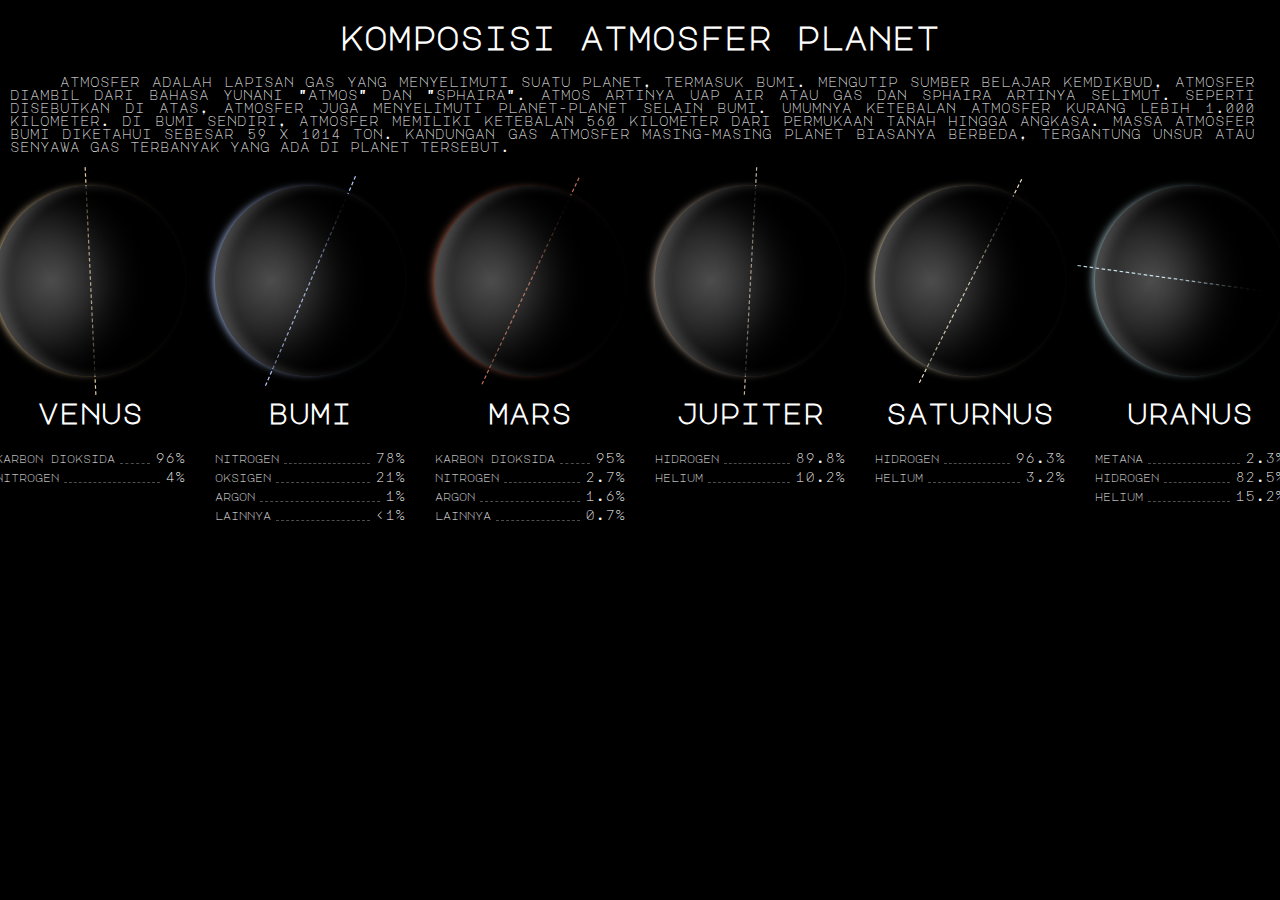
<file: PlanetKomposisi/index.html>
<!DOCTYPE html>
<html>
<head>
<link rel="stylesheet" href="css/planet.css">
<title>Komposisi Planet</title>
</head>
<body>
  <div class="container">
    <h1>KOMPOSISI ATMOSFER PLANET</h1>
    <p>Atmosfer adalah lapisan gas yang menyelimuti suatu planet, termasuk Bumi. Mengutip Sumber Belajar Kemdikbud, atmosfer diambil dari bahasa Yunani "atmos" dan "sphaira". Atmos artinya uap air atau gas dan sphaira artinya selimut.
      Seperti disebutkan di atas, atmosfer juga menyelimuti planet-planet selain Bumi. Umumnya ketebalan atmosfer kurang lebih 1.000 kilometer. Di Bumi sendiri, atmosfer memiliki ketebalan 560 kilometer dari permukaan tanah hingga angkasa.
      Massa atmosfer Bumi diketahui sebesar 59 x 1014 ton. Kandungan gas atmosfer masing-masing planet biasanya berbeda, tergantung unsur atau senyawa gas terbanyak yang ada di planet tersebut.
      </p>
  </div>
  <div class="slide-container">
    <article class="card card--sun">
      <div class="card__planet">
        <div class="planet__atmosphere">
          <div class="planet__surface"></div>
        </div>
      </div>
      <div class="card__info">
        <h2 class="info__title">matahari</h2>
        <div class="info__form">
          <div class="info__item">
            <label class="info__label">hidrogen</label><span class="info__line"></span><span class="info__detail">71%</span>
          </div>
          <div class="info__item">
            <label class="info__label">helium</label><span class="info__line"></span><span class="info__detail">26%</span>
          </div>
          <div class="info__item">
            <label class="info__label">lainnya</label><span class="info__line"></span><span class="info__detail">3%</span>
          </div>
        </div>
      </div>
    </article>
  <article class="card card--mercury">
    <div class="card__planet">
      <div class="planet__atmosphere">
        <div class="planet__surface"></div>
      </div>
    </div>
    <div class="card__info">
      <h2 class="info__title">merkurius</h2>
      <div class="info__form">
        <div class="info__item">
          <label class="info__label">oksigen</label><span class="info__line"></span><i class=" tilt__icon fas fa-long-arrow-alt-right"></i><span class="info__detail">42%</span>
        </div>
        <div class="info__item">
          <label class="info__label">sodium</label><span class="info__line"></span><span class="info__detail">22%</span>
        </div>
        <div class="info__item">
          <label class="info__label">hidrogen</label><span class="info__line"></span><span class="info__detail">22%</span>
        </div>
        <div class="info__item">
          <label class="info__label">helium</label><span class="info__line"></span><span class="info__detail">6%</span>
        </div>
        <div class="info__item">
          <label class="info__label">lainnya</label><span class="info__line"></span><span class="info__detail">8%</span>
        </div>
      </div>
    </div>
  </article>
  <article class="card card--venus">
    <div class="card__planet">
      <div class="planet__atmosphere">
        <div class="planet__surface"></div>
      </div>
    </div>
    <div class="card__info">
      <h2 class="info__title">venus</h2>
      <div class="info__form">
        <div class="info__item">
          <label class="info__label">karbon dioksida</label><span class="info__line"></span><span class="info__detail">96%</span>
        </div><div class="info__item">
          <label class="info__label">nitrogen</label><span class="info__line"></span><span class="info__detail">4%</span>
        </div>
      </div>
    </div>
  </article>
  <article class="card card--earth">
    <div class="card__planet">
      <div class="planet__atmosphere">
        <div class="planet__surface"></div>
      </div>
    </div>
    <div class="card__info">
      <h2 class="info__title">bumi</h2>
      <div class="info__form">
        <div class="info__item">
          <label class="info__label">nitrogen</label><span class="info__line"></span><span class="info__detail">78%</span>
        </div>
        <div class="info__item">
          <label class="info__label">oksigen</label><span class="info__line"></span><span class="info__detail">21%</span>
        </div>
        <div class="info__item">
          <label class="info__label">argon</label><span class="info__line"></span><span class="info__detail">1%</span>
        </div>
        <div class="info__item">
          <label class="info__label">lainnya</label><span class="info__line"></span><span class="info__detail"><1%</span>
        </div>
      </div>
    </div>
  </article>
  <article class="card card--mars">
    <div class="card__planet">
      <div class="planet__atmosphere">
        <div class="planet__surface"></div>
      </div>
    </div>
    <div class="card__info">
      <h2 class="info__title">mars</h2>
      <div class="info__form">
        <div class="info__item">
          <label class="info__label">karbon dioksida</label><span class="info__line"></span><span class="info__detail">95%</span>
        </div>
        <div class="info__item">
          <label class="info__label">nitrogen</label><span class="info__line"></span><span class="info__detail">2.7%</span>
        </div>
        <div class="info__item">
          <label class="info__label">argon</label><span class="info__line"></span><span class="info__detail">1.6%</span>
        </div>
        <div class="info__item">
          <label class="info__label">lainnya</label><span class="info__line"></span><span class="info__detail">0.7%</span>
        </div>
    </div>
  </article>
  <article class="card card--jupiter">
    <div class="card__planet">
      <div class="planet__atmosphere">
        <div class="planet__surface"></div>
      </div>
    </div>
    <div class="card__info">
      <h2 class="info__title">jupiter</h2>
      <div class="info__form">
        <div class="info__item">
          <label class="info__label">hidrogen</label><span class="info__line"></span><span class="info__detail">89.8%</span>
        </div>
        <div class="info__item">
          <label class="info__label">helium</label><span class="info__line"></span><span class="info__detail">10.2%</span>
        </div>
      </div>
    </div>
  </article>
  <article class="card card--saturn">
    <div class="card__planet">
      <div class="planet__atmosphere">
        <div class="planet__surface"></div>
      </div>
    </div>
    <div class="card__info">
      <h2 class="info__title">saturnus</h2>
      <div class="info__form">
        <div class="info__item">
          <label class="info__label">hidrogen</label><span class="info__line"></span><span class="info__detail">96.3%</span>
        </div>
        <div class="info__item">
          <label class="info__label">helium</label><span class="info__line"></span><span class="info__detail">3.2%</span>
        </div>
        
      </div>
    </div>
  </article>
  <article class="card card--uranus">
    <div class="card__planet">
      <div class="planet__atmosphere">
        <div class="planet__surface"></div>
      </div>
    </div>
    <div class="card__info">
      <h2 class="info__title">uranus</h2>
      <div class="info__form">
        <div class="info__item">
          <label class="info__label">metana</label><span class="info__line"></span><span class="info__detail">2.3%</span>
        </div>
        <div class="info__item">
          <label class="info__label">hidrogen</label><span class="info__line"></span><span class="info__detail">82.5%</span>
        </div>
        <div class="info__item">
          <label class="info__label">helium</label><span class="info__line"></span><span class="info__detail">15.2%</span>
        </div>
      </div>
    </div>
  </article>
  <article class="card card--neptune">
    <div class="card__planet">
      <div class="planet__atmosphere">
        <div class="planet__surface"></div>
      </div>
    </div>
    <div class="card__info">
      <h2 class="info__title">neptunus</h2>
      <div class="info__form">
        <div class="info__item">
          <label class="info__label">metana</label><span class="info__line"></span><span class="info__detail">1.0%</span>
        </div>
        <div class="info__item">
          <label class="info__label">hidrogen</label><span class="info__line"></span><span class="info__detail">80%</span>
        </div>
        <div class="info__item">
          <label class="info__label">helium</label><span class="info__line"></span><span class="info__detail">19%</span>
        </div>
      </div>
    </div>
  </article>
  <article class="card card--pluto">
    <div class="card__planet">
      <div class="planet__atmosphere">
        <div class="planet__surface"></div>
      </div>
    </div>
    <div class="card__info">
      <h2 class="info__title">pluto</h2>
      <div class="info__form">
        <div class="info__item">
          <label class="info__label">karbon dioksida</label><span class="info__line"></span><span class="info__detail">8%</span>
        </div>
        <div class="info__item">
          <label class="info__label">nitrogen</label><span class="info__line"></span><span class="info__detail">90%</span>
        </div>
        <div class="info__item">
          <label class="info__label">metana</label><span class="info__line"></span><span class="info__detail">2%</span>
        </div>
      </div>
    </div>
  </article>
  
  </div>
</body>
</html>
</file>
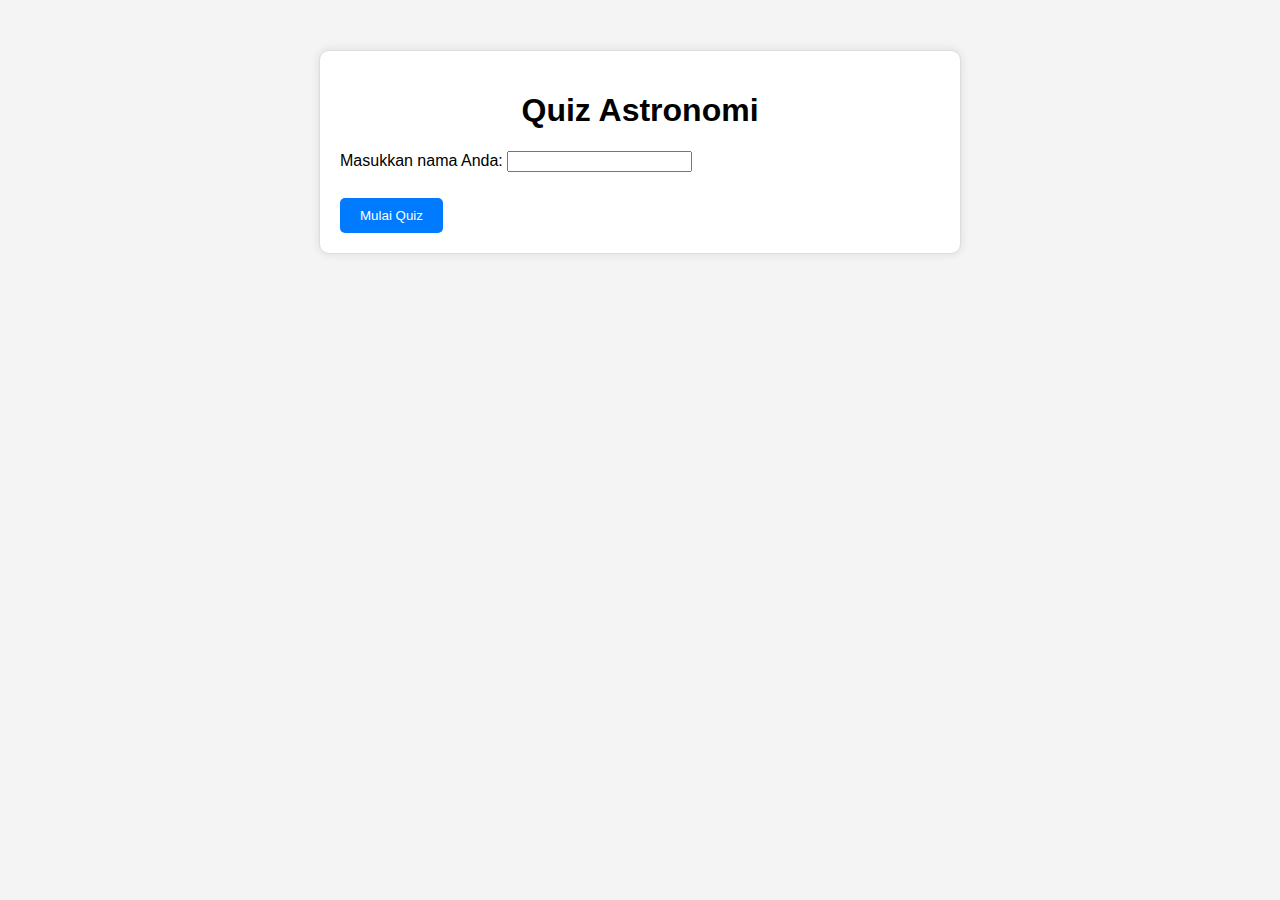
<file: QuizInteraktif/index.html>
<!DOCTYPE html>
<html lang="en">
<head>
    <meta charset="UTF-8">
    <meta name="viewport" content="width=device-width, initial-scale=1.0">
    <link rel="stylesheet" href="style.css">
    <title>Quiz Astronomi</title>
</head>
<body>
    <div class="quiz-container">
        <h1>Quiz Astronomi</h1>
        <p>Masukkan nama Anda: <input type="text" id="nama" /></p>
        <button id="mulai-quiz">Mulai Quiz</button>
        <div id="quiz" style="display: none;">
            <h2 id="pertanyaan"></h2>
            <div id="pilihan-container"></div>
            <button id="submit-jawaban">Submit Jawaban</button>
        </div>
        <div id="hasil-quiz" style="display: none;">
            <h2>Hasil Quiz</h2>
            <p>Nama: <span id="nama-hasil"></span></p>
            <p>Skor: <span id="skor"></span></p>
            <button id="simpan-skor">Simpan Skor</button>
        </div>
        <div id="ranking" style="display: none;">
            <h2>Ranking</h2>
            <ol id="ranking-list"></ol>
        </div>
    </div>
    <script src="script.js"></script>
</body>
</html>
</file>
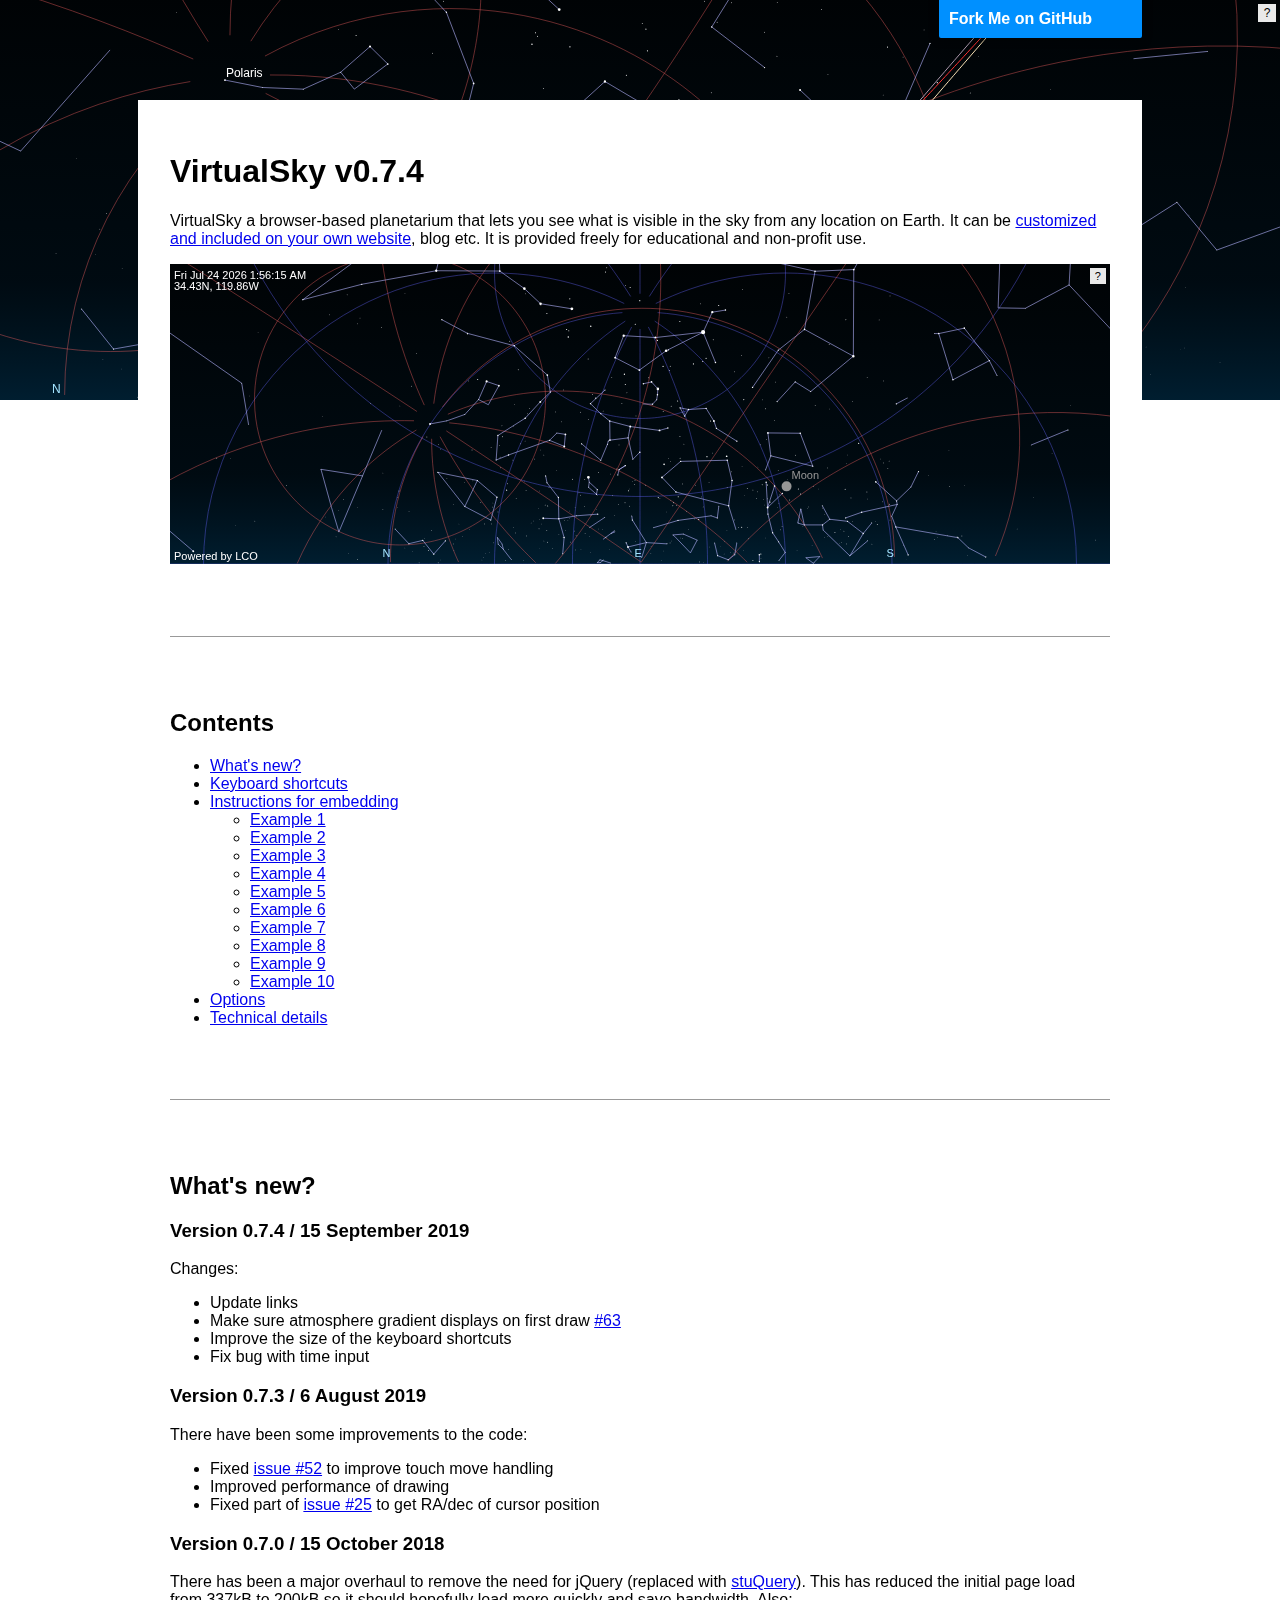
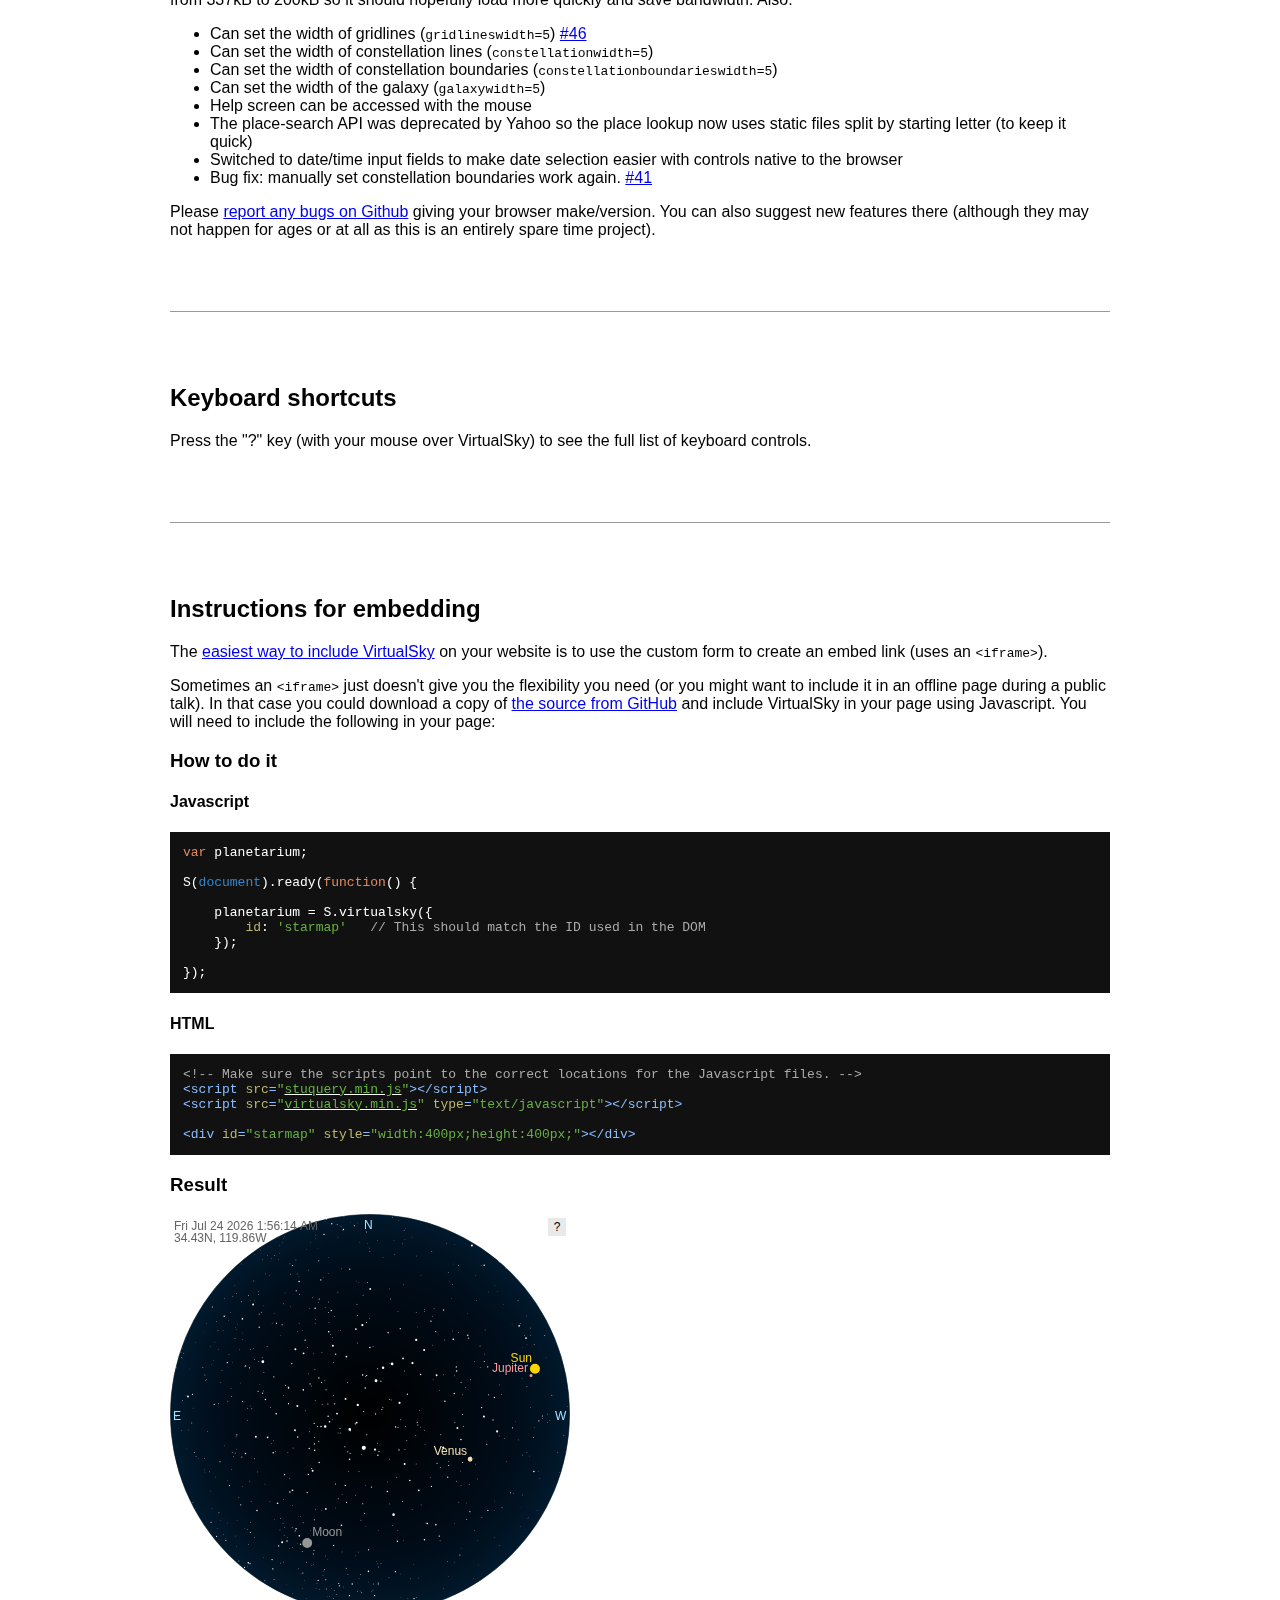
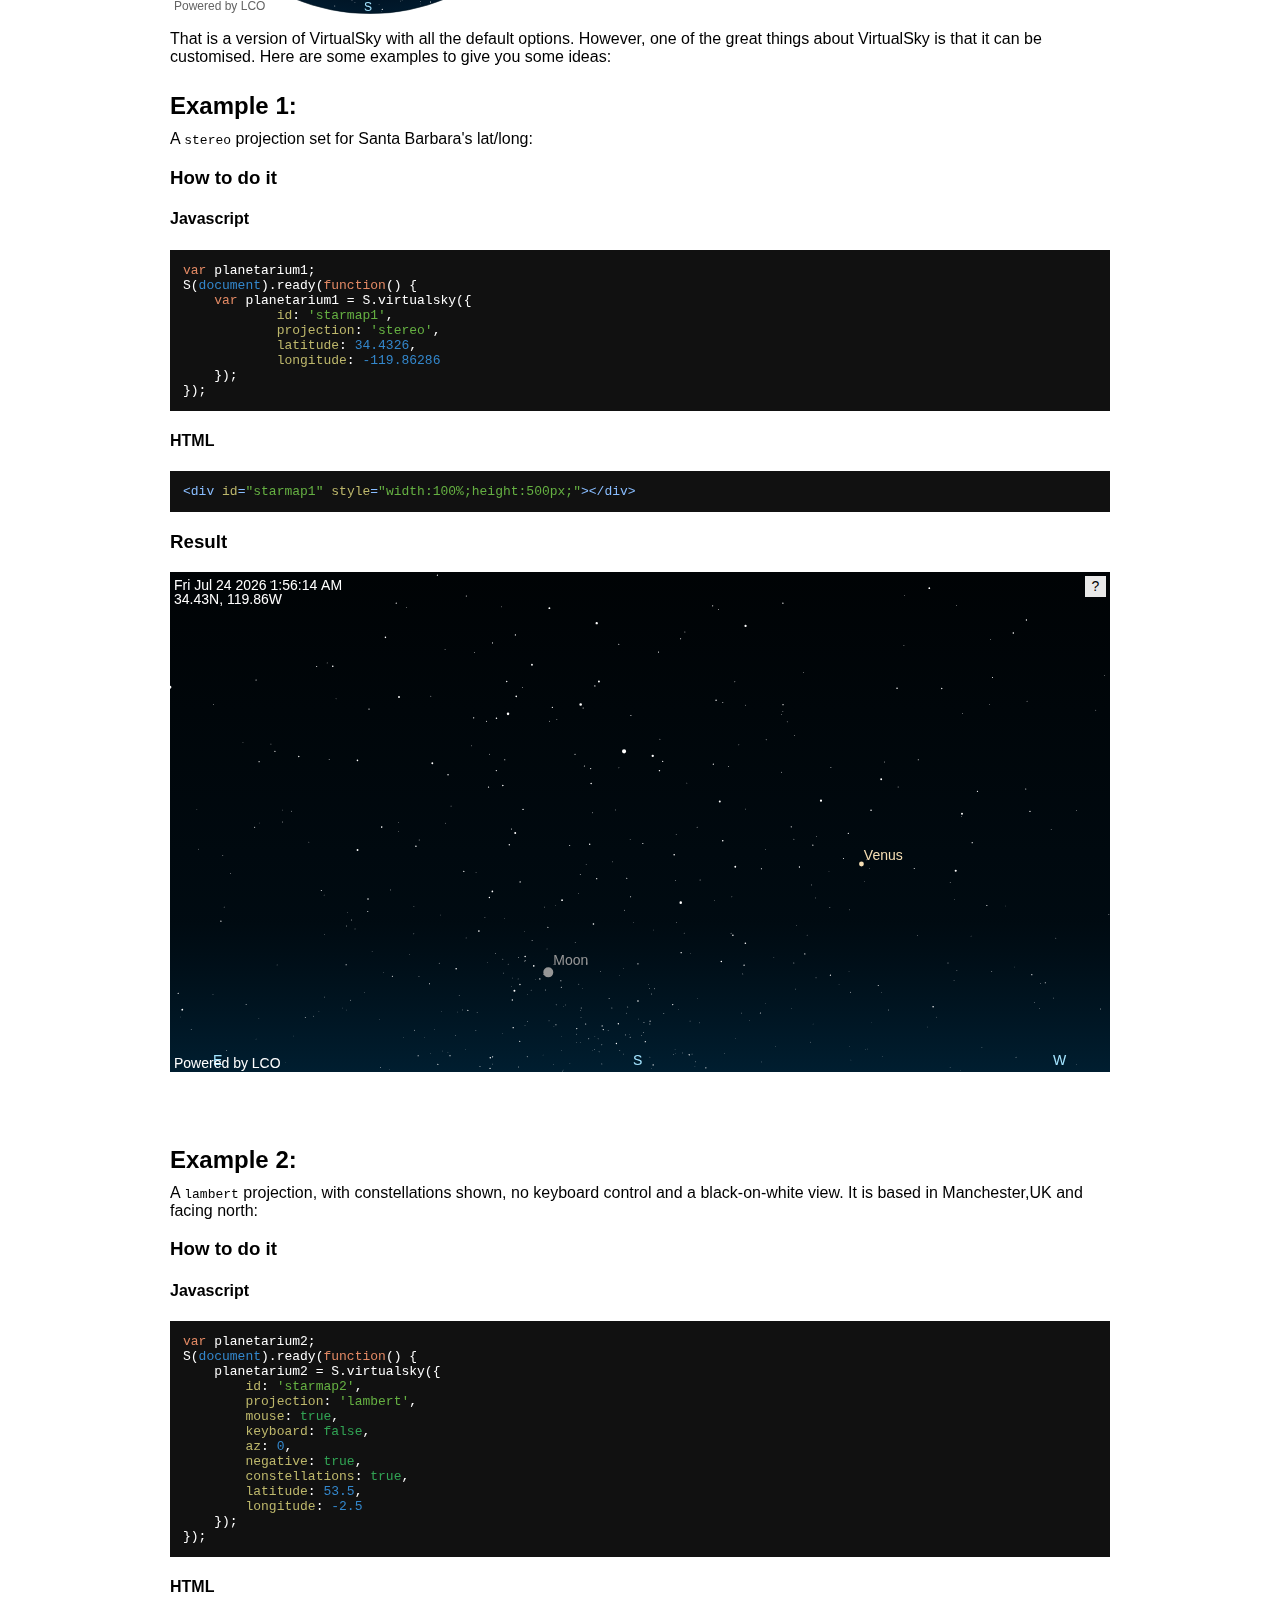
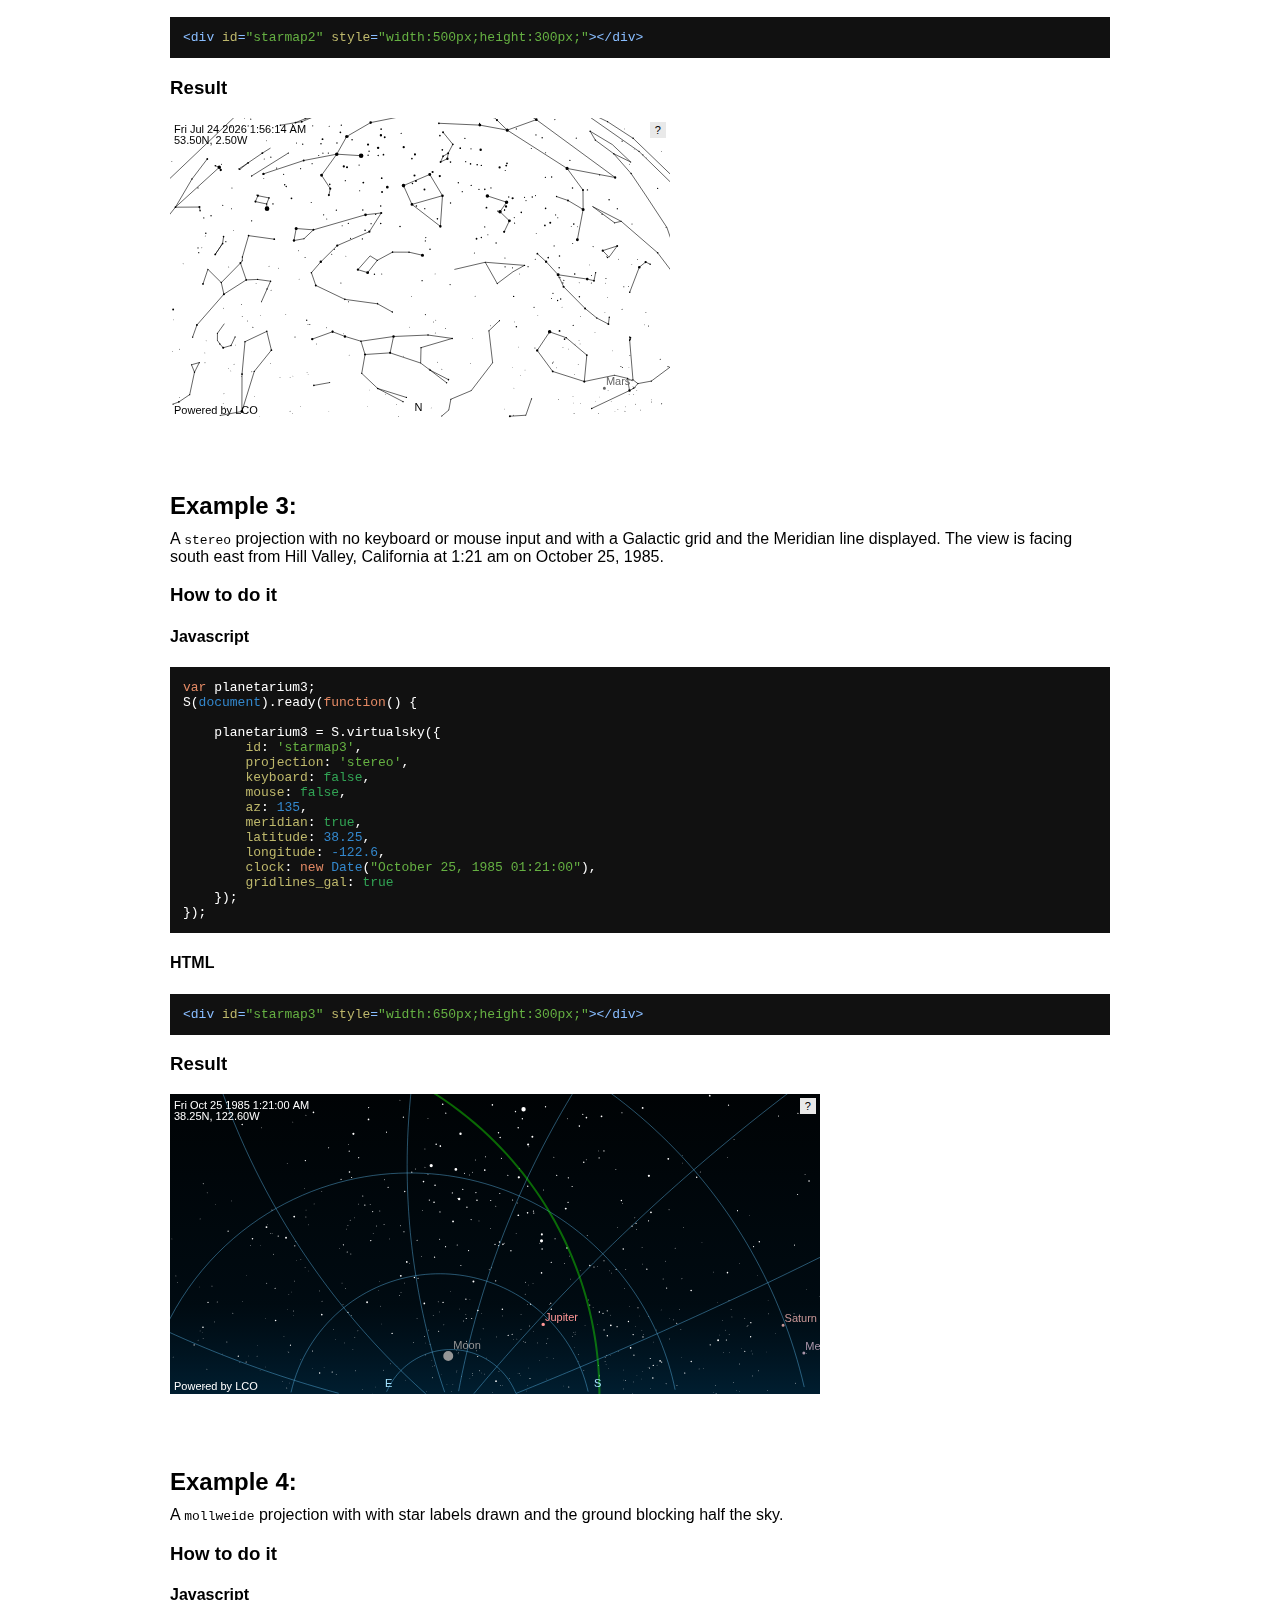
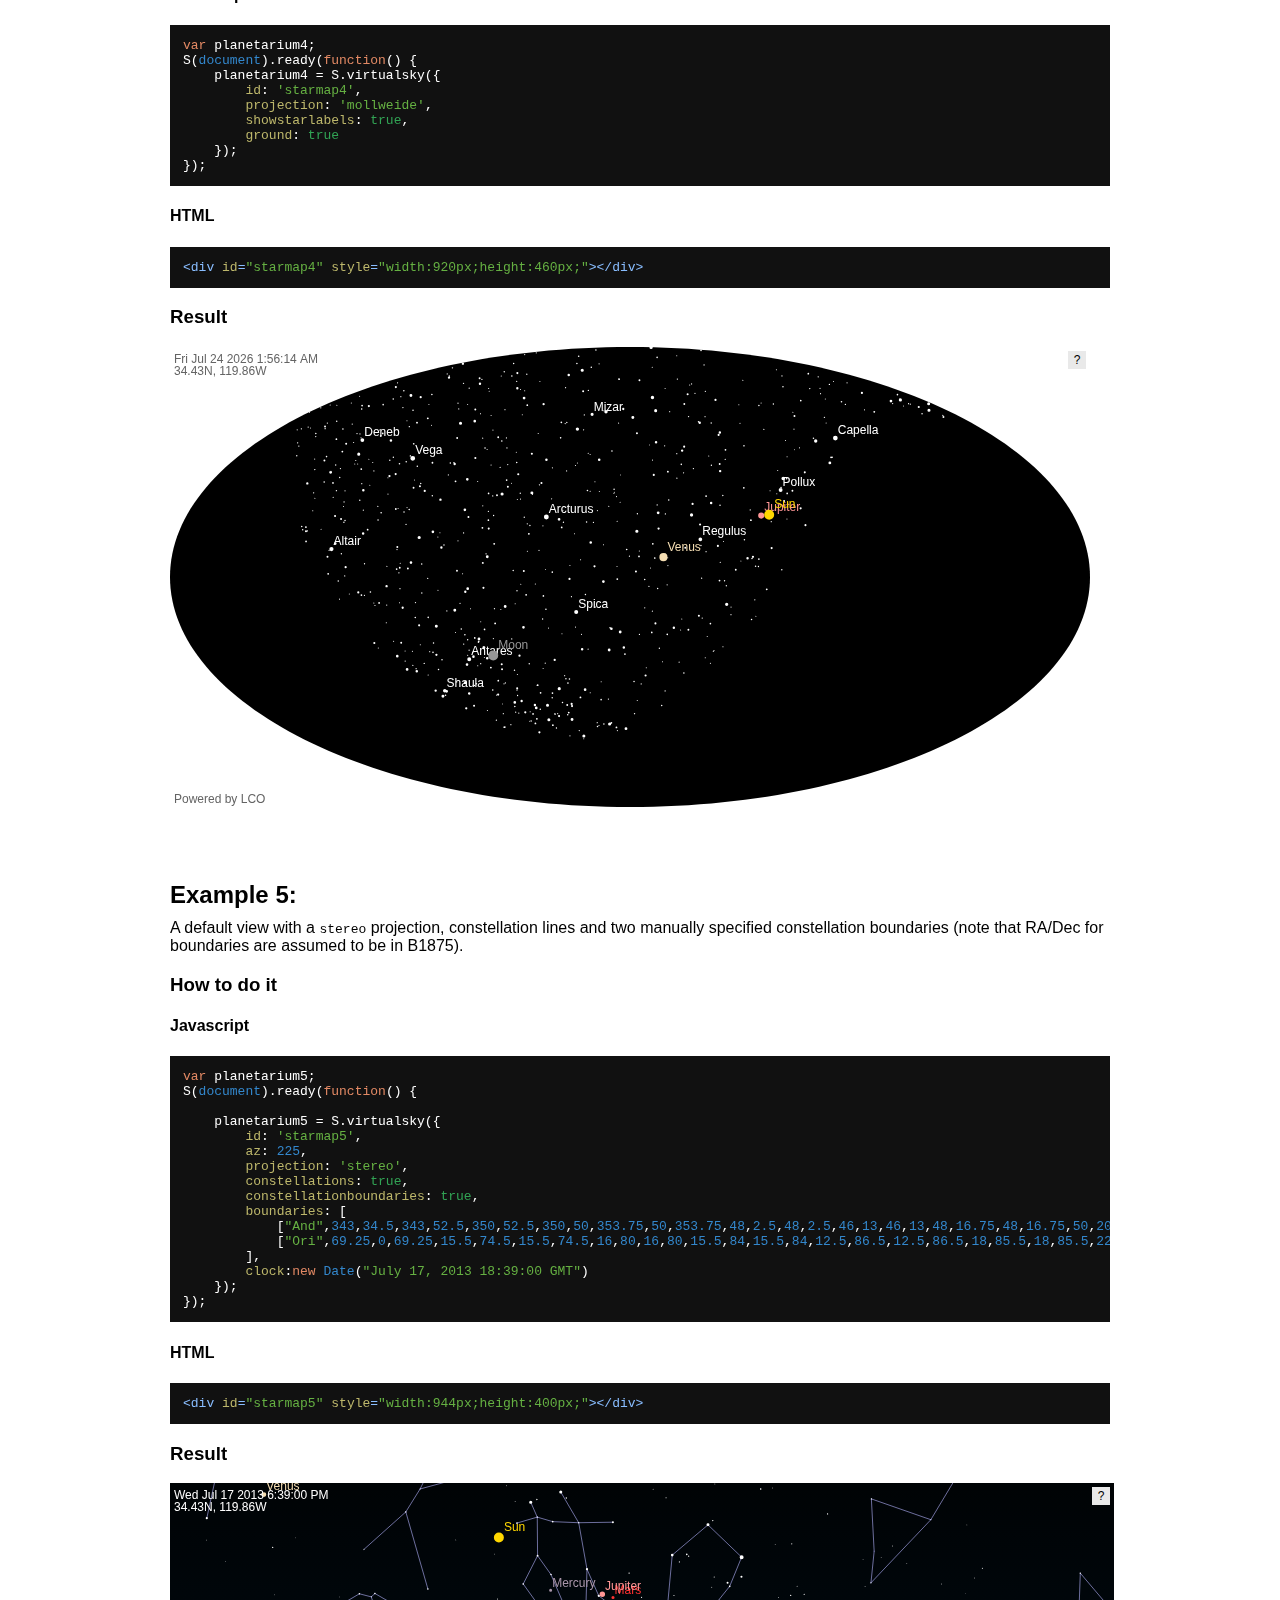
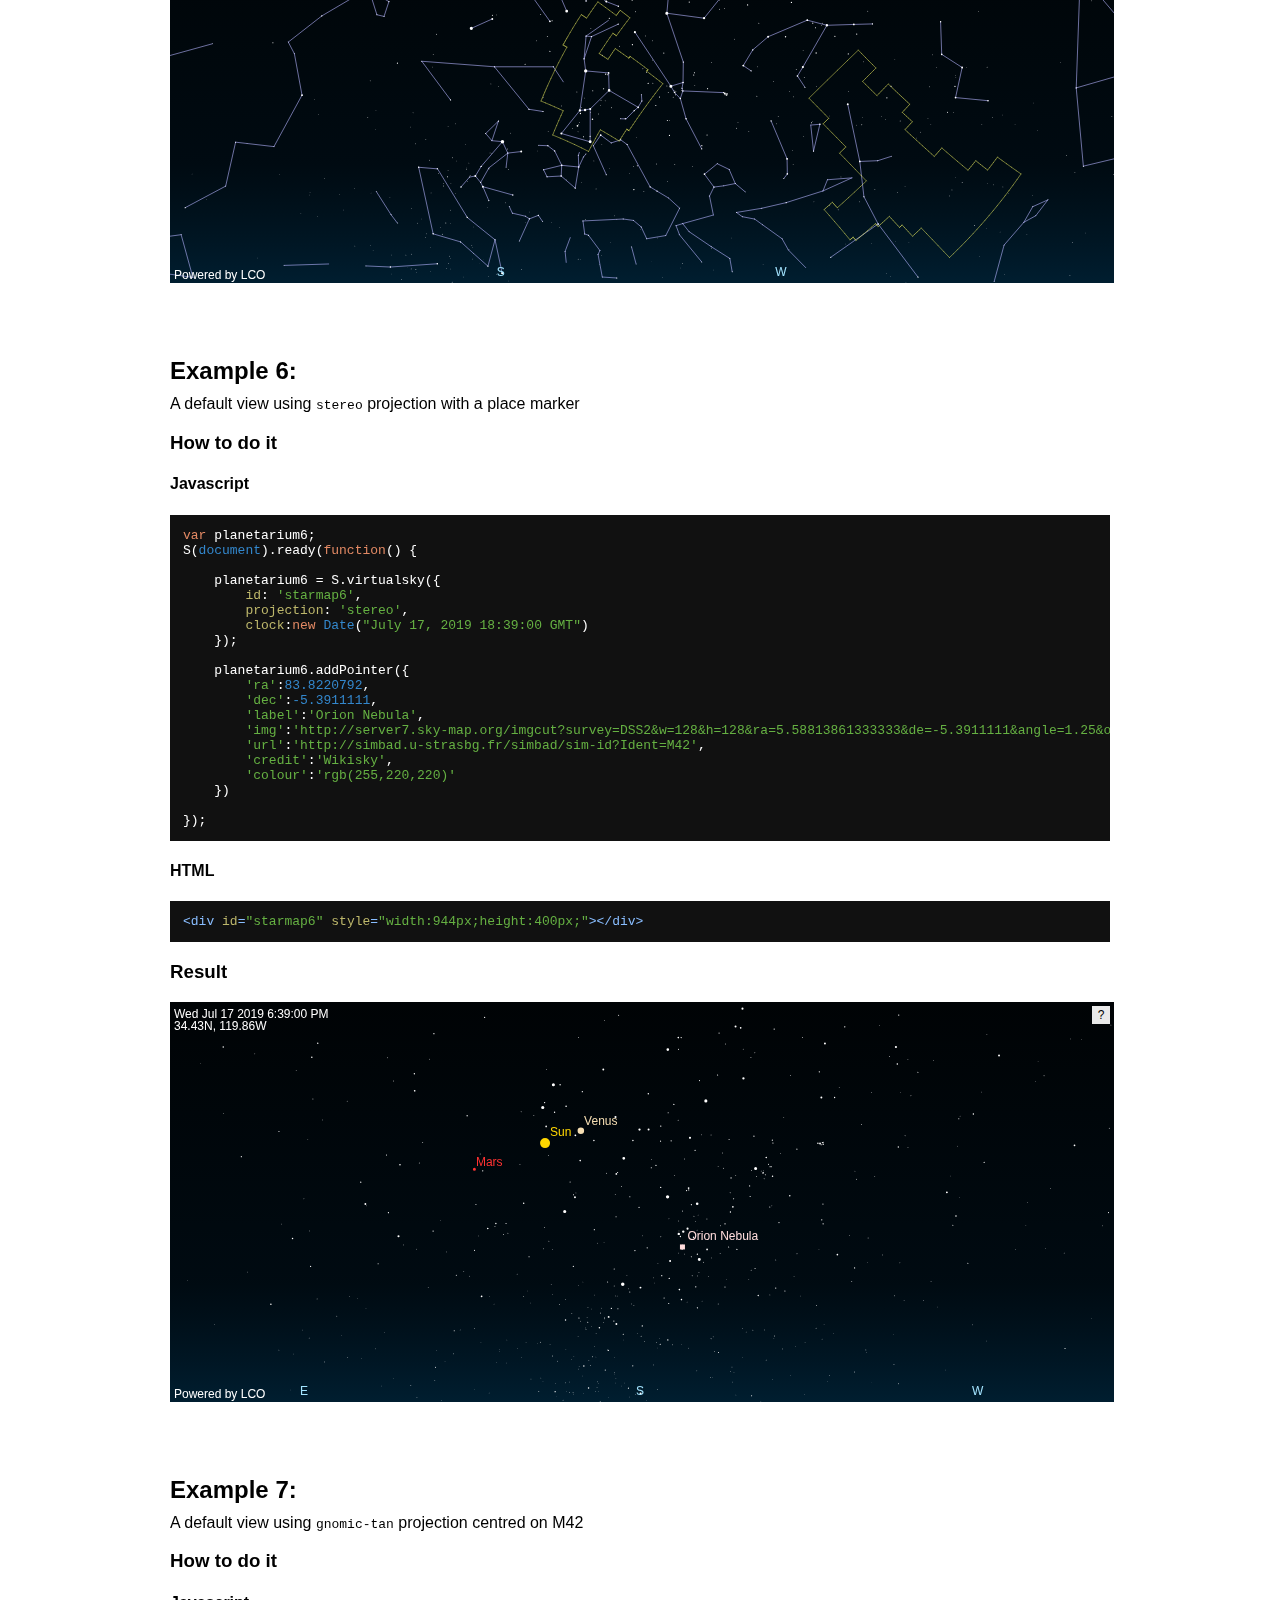
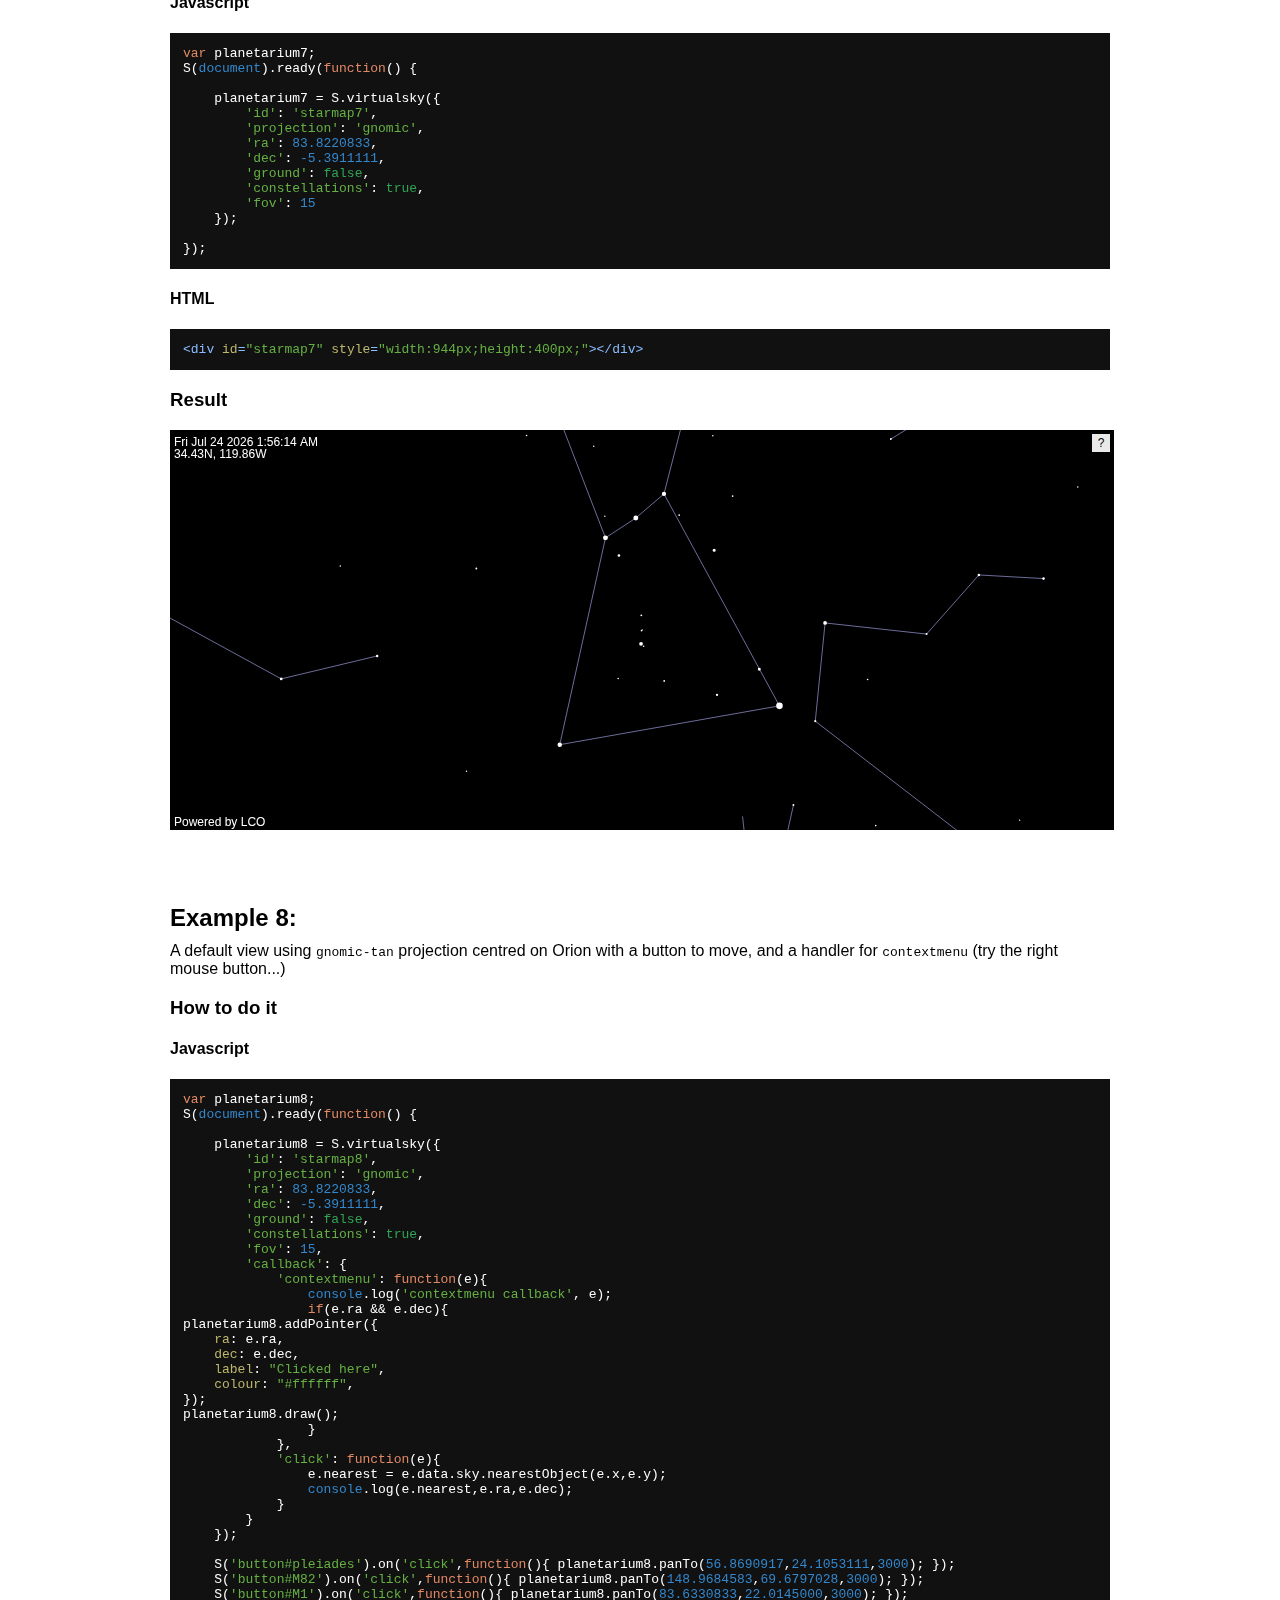
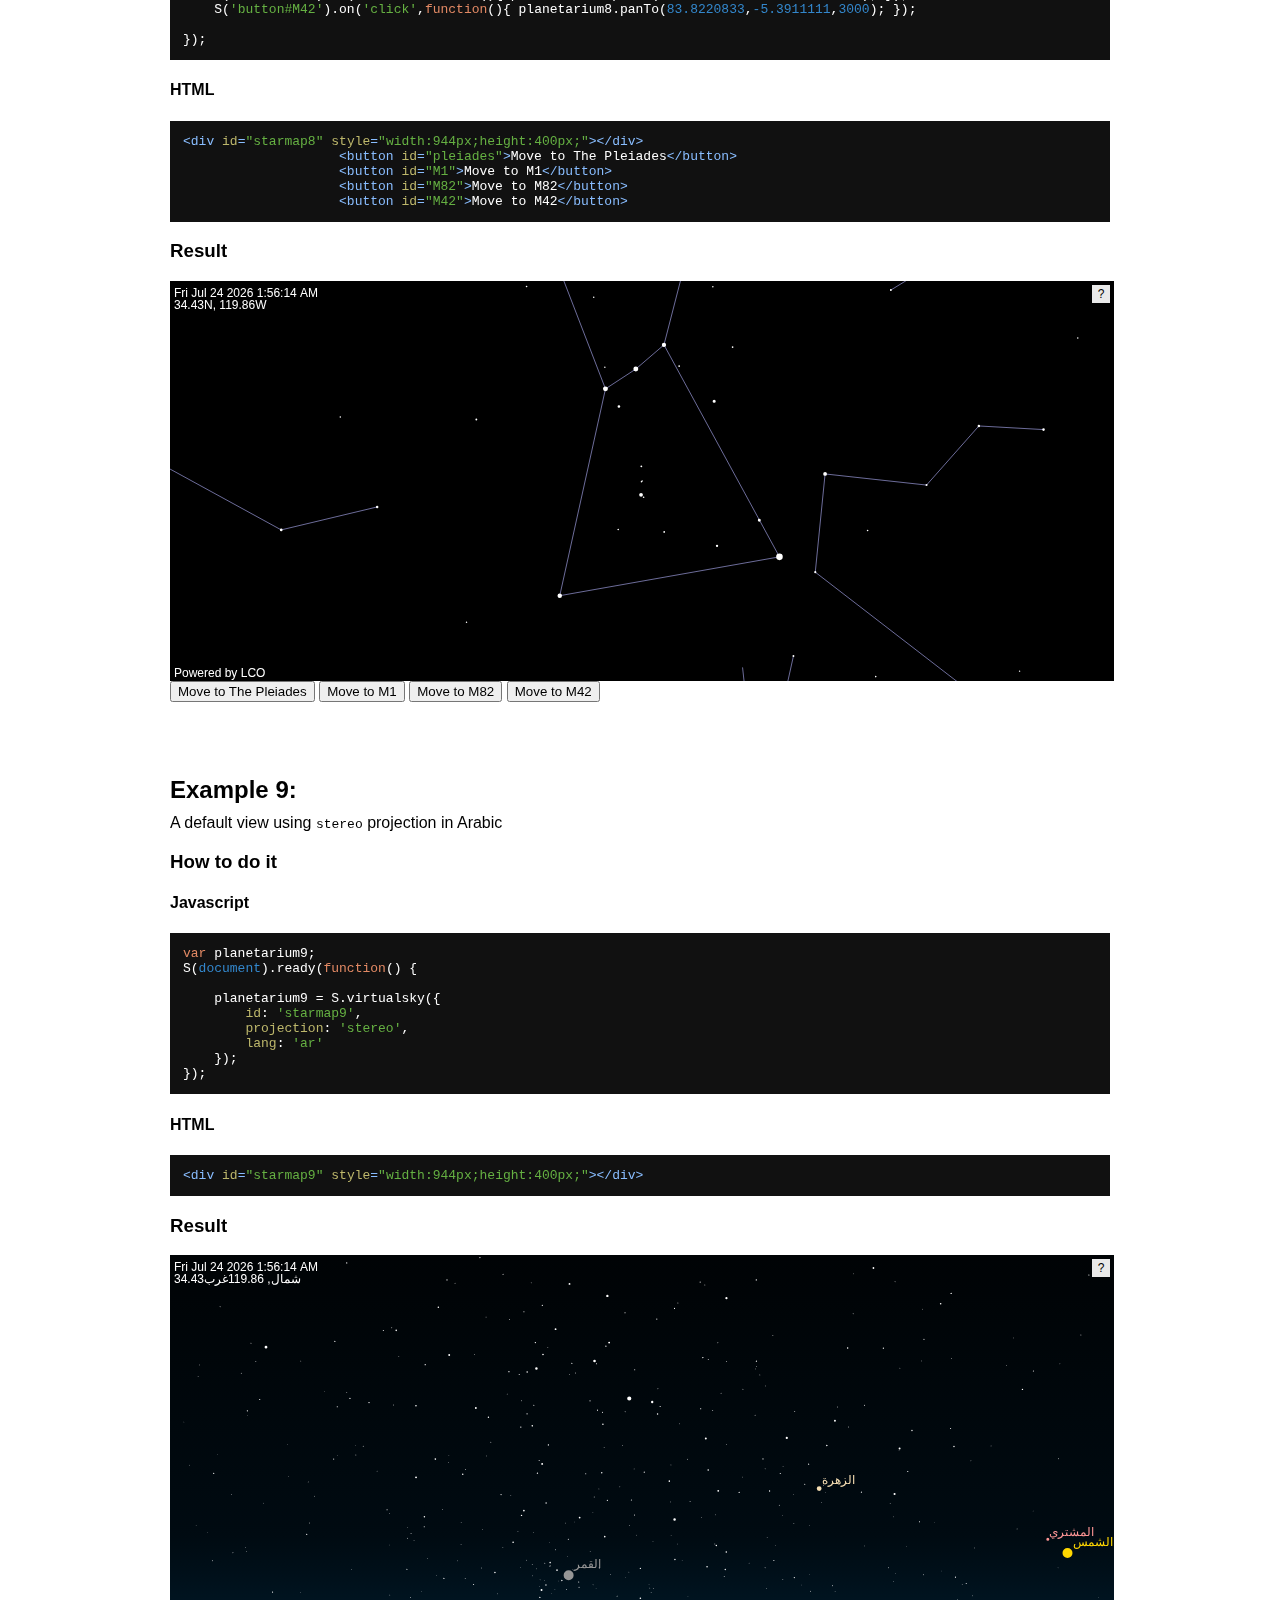
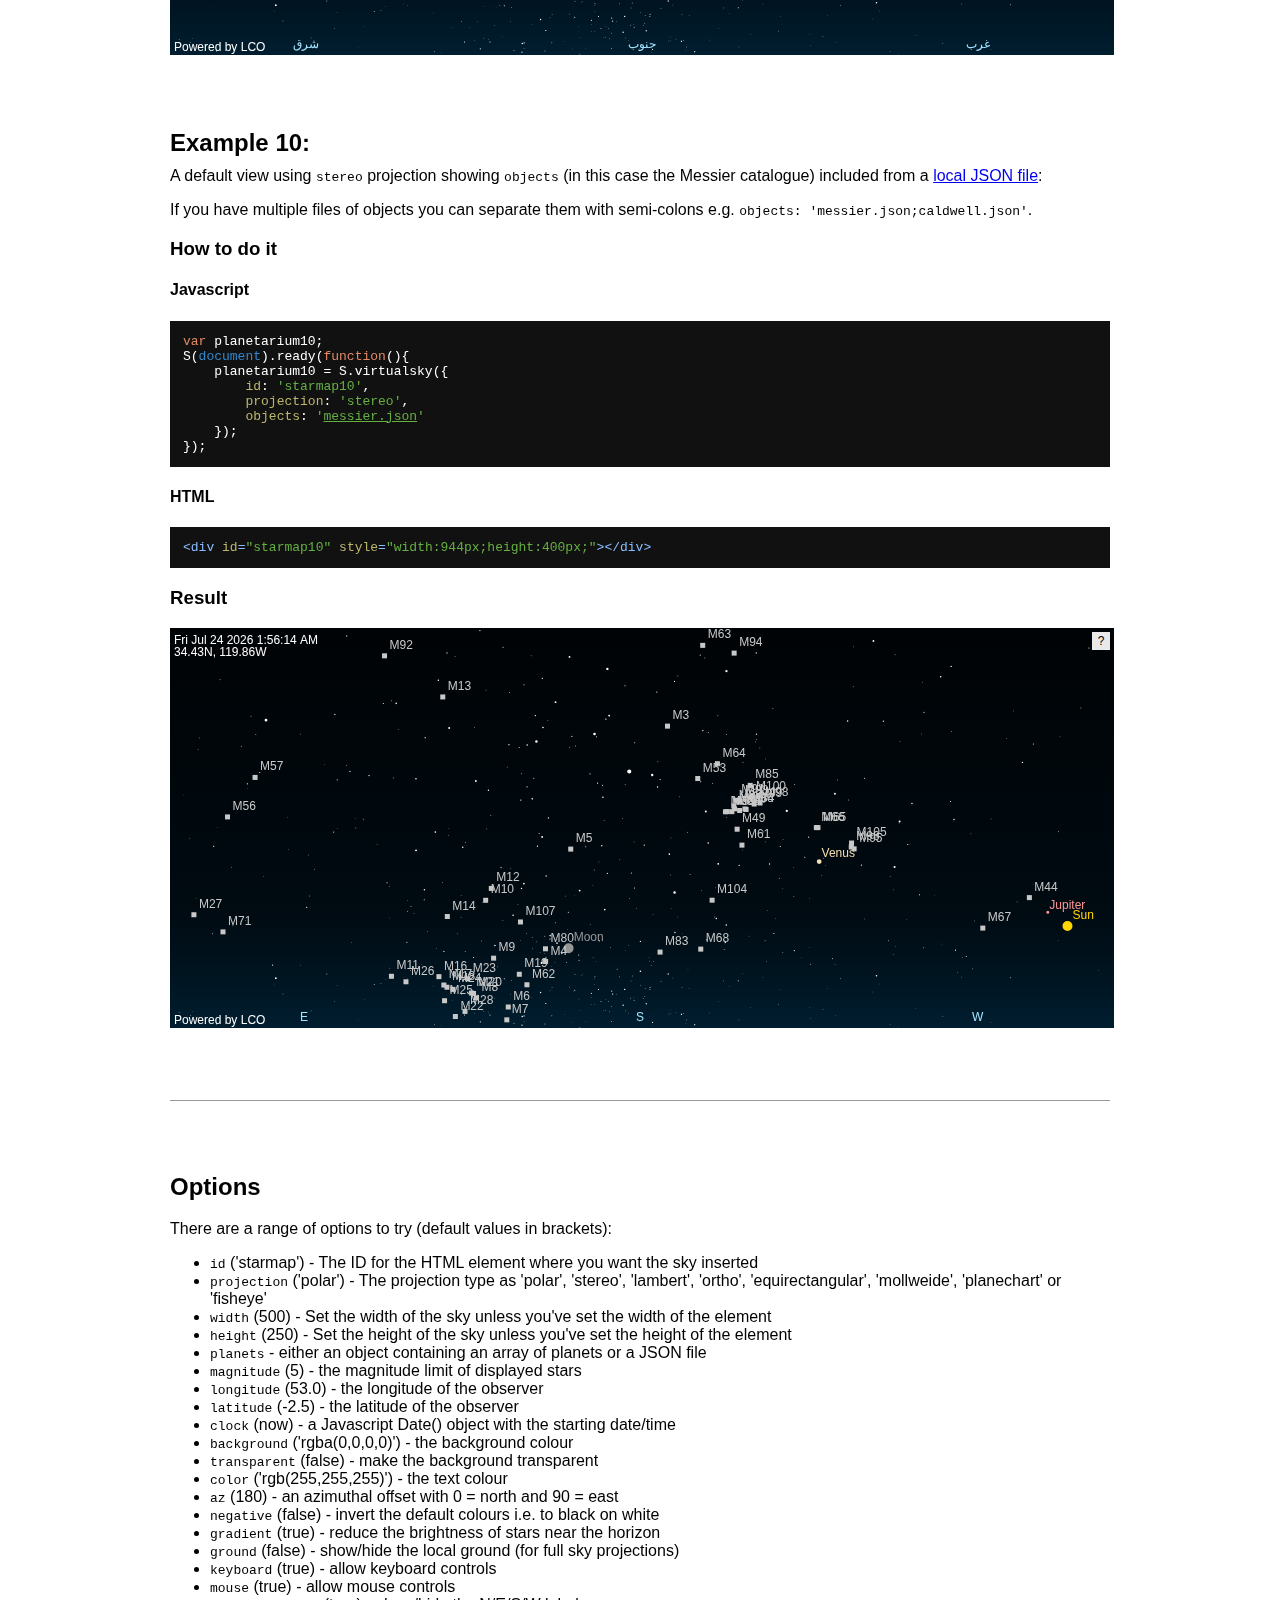
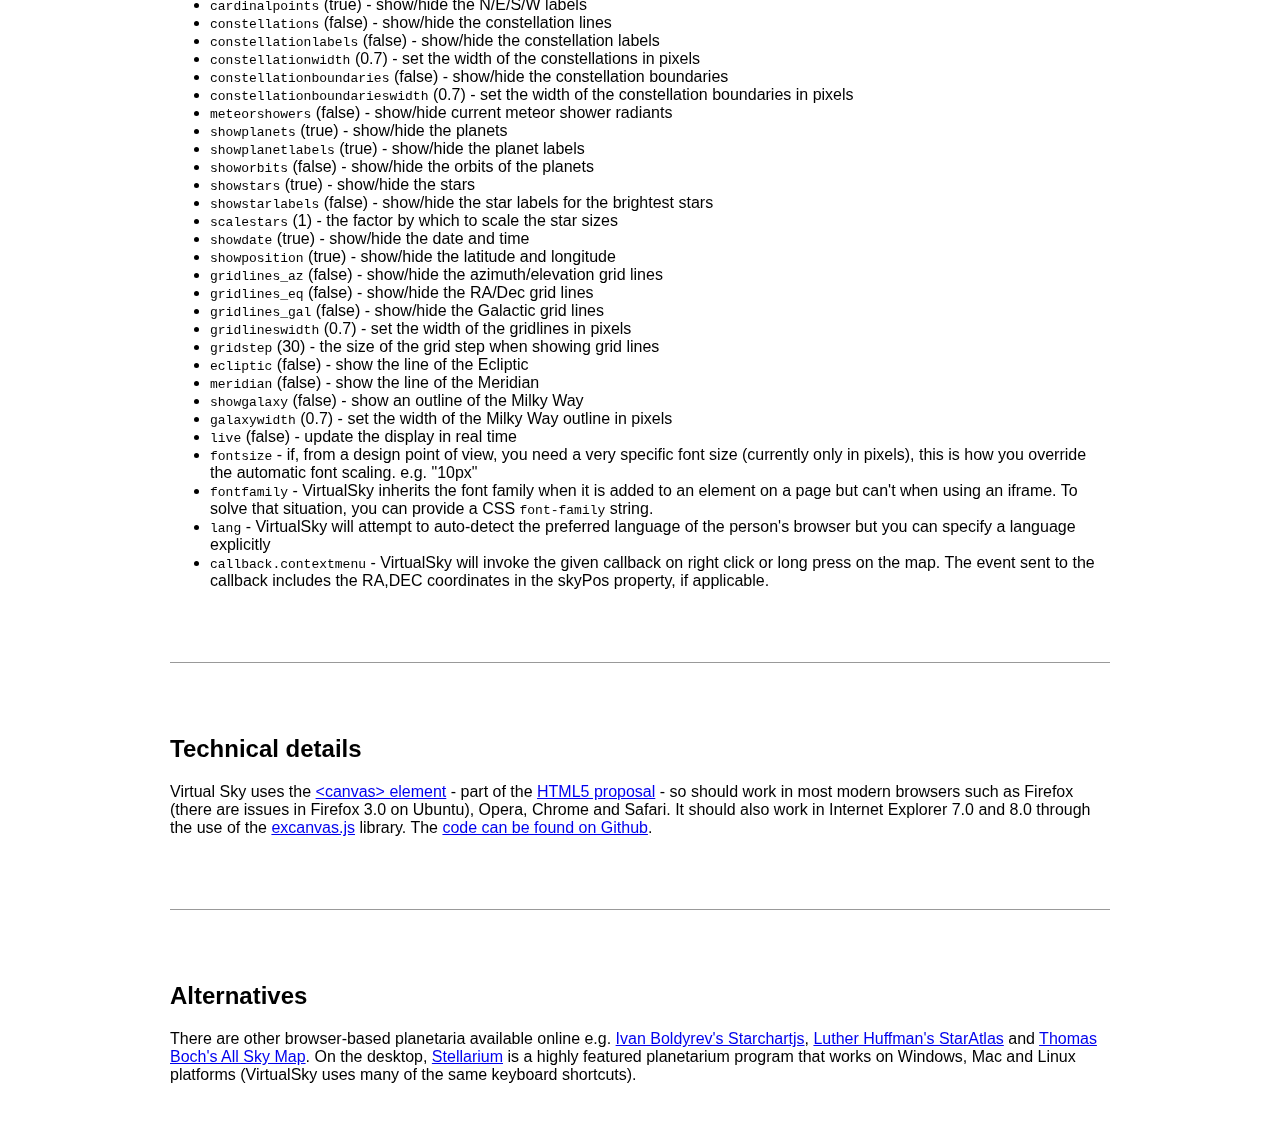
<file: SkyMap/index.html>
<!DOCTYPE html>
<html>
<head>
	<meta charset="UTF-8">
	<title>VirtualSky</title>
	<!--
		VirtualSky <canvas> application
		(c) 2010 Stuart Lowe (Las Cumbras Observatory Global Telescope)
	-->
	<style>
	body {
		font-family: 'Trebuchet MS',Tahoma,Helvetica,Verdana,sans-serif;
		color: black;
		margin: 0px;
		padding: 0px;
	}
	#bgholder {
		position: absolute; 
		left: 0px;
		right: 0px;
		top: 0px;
		height: 400px;
		width: 100%;
	}
	#bg { 
		width: 100%;
		height: 100%;
	}
	.content {
		max-width:940px;
		margin:auto;
		position: relative;
		padding: 2em;
		background-color: white;
		margin-top: 100px;
	}
	#forkme_banner {
		background: url("https://slowe.github.io/graph/images/blacktocat.png") no-repeat scroll 95% 50% #0090FF;
		border-bottom-left-radius: 2px;
		border-bottom-right-radius: 2px;
		box-shadow: 0 0 10px rgba(0, 0, 0, 0.5);
		color: #FFFFFF;
		display: block;
		font-weight: 700;
		padding: 10px 50px 10px 10px;
		position: absolute;
		right: 0px;
		top: -100px;
		z-index: 10;
		text-decoration: none;
	}
	ol {
		margin: 0px;
		padding: 0px;
		counter-reset: li; /* Initiate a counter */
		list-style: none; /* Remove default numbering */
		*list-style: decimal; /* Keep using default numbering for IE6/7 */
	}
	ol li.example:before{
		content: "Example " counter(li) ": ";
		counter-increment: li;
		font-size: 1.5em;
		line-height: 2em;
		text-align: left;
		font-weight: bold;
		display: block;
	}
	li.example { margin-bottom: 4em; }
	.planetarium { max-width: 100%; height: 0;}
	h2 { margin-top: 3em; padding-top: 3em; border-top: 1px solid #999; }
	.hljs { background: #111111; padding: 1em; display:block; overflow-x:auto; margin: 1em auto; background:#111; tab-size: 4; -moz-tab-size: 4; }
	.hljs a { color: inherit; }
	.hljs, .hljs-subst { color:#fff; }
	.hljs-name, .hljs-tag { color: #89bdff; }
	.hljs-string { color: #65B042; }
	.hljs-meta, .hljs-symbol, .hljs-template-tag, .hljs-template-variable, .hljs-addition { color:#0DBC37; }
	.hljs-comment, .hljs-quote {color:#aaa; }
	.hljs-number, .hljs-built_in { color: #3387CC; }
	.hljs-regexp, .hljs-literal, .hljs-bullet, .hljs-link { color:#31a354; }
	.hljs-deletion, .hljs-variable { color:#88f; }
	.hljs-selector-tag, .hljs-title, .hljs-section, .hljs-doctag, .hljs-type, .hljs-selector-id, .hljs-selector-class, .hljs-strong { color:#2254F4; }
	.hljs-keyword { color: #E28964; }
	.hljs-emphasis { font-style:italic; }
	.hljs-attribute { color:#D73058; }
	.hljs-attr { color: #bdb76b; } 
	</style>
	<script src="extra/highlight.pack.js" type="text/javascript"></script>
</head>

<body>

	<div id="bgholder"><div id="bg"></div></div>

	<div class="content">
		<a id="forkme_banner" href="https://github.com/slowe/VirtualSky">Fork Me on GitHub</a>
		<h1>VirtualSky</h1>

		<p>VirtualSky a browser-based planetarium that lets you see what is visible in the sky from any location on Earth. It can be <a href="https://slowe.github.io/VirtualSky/custom">customized and included on your own website</a>, blog etc. It is provided freely for educational and non-profit use.</p>

		<div id="starmap-splash" class="planetarium" style="width:100%;height:300px;"></div>

		<h2>Contents</h2>
		<ul>
			<li><a href="#new">What's new?</a></li>
			<li><a href="#keys">Keyboard shortcuts</a></li>
			<li><a href="#instructions">Instructions for embedding</a>
				<ul>
					<li><a href="#ex1">Example 1</a></li>
					<li><a href="#ex2">Example 2</a></li>
					<li><a href="#ex3">Example 3</a></li>
					<li><a href="#ex4">Example 4</a></li>
					<li><a href="#ex5">Example 5</a></li>
					<li><a href="#ex6">Example 6</a></li>
					<li><a href="#ex7">Example 7</a></li>
					<li><a href="#ex8">Example 8</a></li>
					<li><a href="#ex9">Example 9</a></li>
					<li><a href="#ex10">Example 10</a></li>
				</ul>
			</li>
			<li><a href="#options">Options</a>
			<li><a href="#tech">Technical details</a>
		</ul>

		<h2 id="new">What's new?</h2>
		
		

		<h3 id="0.7.4">Version 0.7.4 / 15 September 2019</h3>
		<p>Changes:</p>
		<ul>
			<li>Update links</li>
			<li>Make sure atmosphere gradient displays on first draw <a href="https://github.com/slowe/VirtualSky/issues/63">#63</a></li>
			<li>Improve the size of the keyboard shortcuts</li>
			<li>Fix bug with time input</li>
		</ul>

		<h3 id="0.7.3">Version 0.7.3 / 6 August 2019</h3>
		<p>There have been some improvements to the code:</p>
		<ul>
			<li>Fixed <a href="https://github.com/slowe/VirtualSky/issues/52">issue #52</a> to improve touch move handling</li>
			<li>Improved performance of drawing</li>
			<li>Fixed part of <a href="https://github.com/slowe/VirtualSky/issues/25">issue #25</a> to get RA/dec of cursor position</li>
		</ul>
		
		<h3 id="0.7.0">Version 0.7.0 / 15 October 2018</h3>
		<p>There has been a major overhaul to remove the need for jQuery (replaced with <a href="https://slowe.github.io/stuquery/">stuQuery</a>). This has reduced the initial page load from 337kB to 200kB so it should hopefully load more quickly and save bandwidth. Also:</p>
		<ul>
			<li>Can set the width of gridlines (<code>gridlineswidth=5</code>) <a href="https://github.com/slowe/VirtualSky/issues/46">#46</a></li>
			<li>Can set the width of constellation lines (<code>constellationwidth=5</code>)</li>
			<li>Can set the width of constellation boundaries (<code>constellationboundarieswidth=5</code>)</li>
			<li>Can set the width of the galaxy (<code>galaxywidth=5</code>)</li>
			<li>Help screen can be accessed with the mouse</li>
			<li>The place-search API was deprecated by Yahoo so the place lookup now uses static files split by starting letter (to keep it quick)</li>
			<li>Switched to date/time input fields to make date selection easier with controls native to the browser</li>
			<li>Bug fix: manually set constellation boundaries work again. <a href="https://github.com/slowe/VirtualSky/issues/41">#41</a></li>
		</ul>
		<p>Please <a href="https://github.com/slowe/VirtualSky/issues">report any bugs on Github</a> giving your browser make/version. You can also suggest new features there (although they may not happen for ages or at all as this is an entirely spare time project).</p>
		

		<h2 id="keys">Keyboard shortcuts</h2>
		<p>Press the "?" key (with your mouse over VirtualSky) to see the full list of keyboard controls.</p>
		
		<h2 id="instructions">Instructions for embedding</h2>
		<p>The <a href="https://slowe.github.io/VirtualSky/custom">easiest way to include VirtualSky</a> on your website is to use the custom form to create an embed link (uses an <code>&lt;iframe&gt;</code>).</p>
		<p>Sometimes an <code>&lt;iframe&gt;</code> just doesn't give you the flexibility you need (or you might want to include it in an offline page during a public talk). In that case you could download a copy of <a href="https://github.com/slowe/VirtualSky">the source from GitHub</a> and include VirtualSky in your page using Javascript. You will need to include the following in your page:</p>
		
		<div class="example-code">
			<!-- Make sure the scripts point to the correct locations for the Javascript files. -->
			<script src="stuquery.min.js"></script>
			<script src="virtualsky.min.js" type="text/javascript"></script>
			<script>
			var planetarium;

			S(document).ready(function() {

				planetarium = S.virtualsky({
					id: 'starmap'	// This should match the ID used in the DOM
				});

			});
			</script>
			<div id="starmap" style="width:400px;height:400px;"></div>
		</div>
		<script>
		S(document).ready(function() {

			var vs = S.virtualsky({id:'starmap-splash',projection:'stereo',gridlines_az:true,gridlines_eq:true,constellations:true,live:true,az:90});

			// Add version number to title
			S('h1').append(' <span style="font-size: 1em;">v'+vs.version+'</span>');

			var planetariumbg = S.virtualsky({id:'bg',az:120,gridlines_eq:true,showorbits:true,showstarlabels:true,meteorshowers:true,constellations:true,projection:'stereo',credit:false,showdate:false,showposition:false});

		});
		</script>

		<p>That is a version of VirtualSky with all the default options. However, one of the great things about VirtualSky is that it can be customised. Here are some examples to give you some ideas:</p>
		<ol>
			<li class="example" id="ex1">A <code>stereo</code> projection set for Santa Barbara's lat/long:
				<div class="example-code">
					<script>
					var planetarium1;
					S(document).ready(function() {
						var planetarium1 = S.virtualsky({
								id: 'starmap1',
								projection: 'stereo', 
								latitude: 34.4326, 
								longitude: -119.86286
						});
					});
					</script>
					<div id="starmap1" style="width:100%;height:500px;"></div>
				</div>
			</li>
			<li class="example" id="ex2">A <code>lambert</code> projection, with constellations shown, no keyboard control and a black-on-white view. It is based in Manchester,UK and facing north:
				<div class="example-code">
					<script>
					var planetarium2;
					S(document).ready(function() {
						planetarium2 = S.virtualsky({
							id: 'starmap2', 
							projection: 'lambert', 
							mouse: true,
							keyboard: false, 
							az: 0, 
							negative: true, 
							constellations: true, 
							latitude: 53.5,
							longitude: -2.5
						});
					});
					</script>
					<div id="starmap2" style="width:500px;height:300px;"></div>
				</div>
			</li>
			<li class="example" id="ex3">A <code>stereo</code> projection with no keyboard or mouse input and with a Galactic grid and the Meridian line displayed. The view is facing south east from Hill Valley, California at 1:21 am on October 25, 1985.
				<div class="example-code">
					<script>
					var planetarium3;
					S(document).ready(function() {

						planetarium3 = S.virtualsky({
							id: 'starmap3',
							projection: 'stereo',
							keyboard: false, 
							mouse: false, 
							az: 135,
							meridian: true,
							latitude: 38.25, 
							longitude: -122.6, 
							clock: new Date("October 25, 1985 01:21:00"),
							gridlines_gal: true
						});
					});
					</script>
					<div id="starmap3" style="width:650px;height:300px;"></div>
				</div>
			</li>
			<li class="example" id="ex4">A <code>mollweide</code> projection with with star labels drawn and the ground blocking half the sky.
				<div class="example-code">
					<script>
					var planetarium4;
					S(document).ready(function() {
						planetarium4 = S.virtualsky({
							id: 'starmap4',
							projection: 'mollweide',
							showstarlabels: true,
							ground: true
						});
					});
					</script>
					<div id="starmap4" style="width:920px;height:460px;"></div>
				</div>
			</li>
			<li class="example" id="ex5">A default view with a <code>stereo</code> projection, constellation lines and two manually specified constellation boundaries (note that RA/Dec for boundaries are assumed to be in B1875).
				<div class="example-code">
					<script>
					var planetarium5;
					S(document).ready(function() {

						planetarium5 = S.virtualsky({
							id: 'starmap5',
							az: 225,
							projection: 'stereo',
							constellations: true,
							constellationboundaries: true,
							boundaries: [
								["And",343,34.5,343,52.5,350,52.5,350,50,353.75,50,353.75,48,2.5,48,2.5,46,13,46,13,48,16.75,48,16.75,50,20.5,50,25,50,25,47,30.625,47,30.625,50.5,37.75,50.5,37.75,36.75,30,36.75,30,35,21.125,35,21.125,33,10.75,33,10.75,23.75,12.75,23.75,12.75,21,2.125,21,2.125,22,1,22,1,28,0,28,0,31.33333,356.25,31.33333,356.25,32.08333,352.5,32.08333,352.5,34.5,343,34.5],
								["Ori",69.25,0,69.25,15.5,74.5,15.5,74.5,16,80,16,80,15.5,84,15.5,84,12.5,86.5,12.5,86.5,18,85.5,18,85.5,22.83333,88.25,22.83333,88.25,21.5,93.25,21.5,93.25,17.5,94.625,17.5,94.625,12,94.625,10,93.625,10,93.625,0,93.625,-4,87.5,-4,87.5,-11,76.25,-11,76.25,-4,70,-4,70,0,69.25,0]
							],
							clock:new Date("July 17, 2013 18:39:00 GMT")
						});
					});
					</script>
					<div id="starmap5" style="width:944px;height:400px;"></div>
				</div>
			</li>
			<li class="example" id="ex6">A default view using <code>stereo</code> projection with a place marker
				<div class="example-code">
					<script>
					var planetarium6;
					S(document).ready(function() {

						planetarium6 = S.virtualsky({
							id: 'starmap6',
							projection: 'stereo',
							clock:new Date("July 17, 2019 18:39:00 GMT")
						});

						planetarium6.addPointer({
							'ra':83.8220792,
							'dec':-5.3911111,
							'label':'Orion Nebula',
							'img':'http://server7.sky-map.org/imgcut?survey=DSS2&w=128&h=128&ra=5.58813861333333&de=-5.3911111&angle=1.25&output=PNG',
							'url':'http://simbad.u-strasbg.fr/simbad/sim-id?Ident=M42',
							'credit':'Wikisky',
							'colour':'rgb(255,220,220)'
						})

					});
					</script>
					<div id="starmap6" style="width:944px;height:400px;"></div>
				</div>
			</li>

			<li class="example" id="ex7">A default view using <code>gnomic-tan</code> projection centred on M42
				<div class="example-code">
					<script>
					var planetarium7;
					S(document).ready(function() {

						planetarium7 = S.virtualsky({
							'id': 'starmap7',
							'projection': 'gnomic',
							'ra': 83.8220833,
							'dec': -5.3911111,
							'ground': false,
							'constellations': true,
							'fov': 15
						});

					});
					</script>
					<div id="starmap7" style="width:944px;height:400px;"></div>
				</div>
			</li>

			<li class="example" id="ex8">A default view using <code>gnomic-tan</code> projection centred on Orion with a button to move, and a handler for <code>contextmenu</code> (try the right mouse button...)
				<div class="example-code">
					<script>
					var planetarium8;
					S(document).ready(function() {

						planetarium8 = S.virtualsky({
							'id': 'starmap8',
							'projection': 'gnomic',
							'ra': 83.8220833,
							'dec': -5.3911111,
							'ground': false,
							'constellations': true,
							'fov': 15,
							'callback': {
								'contextmenu': function(e){
									console.log('contextmenu callback', e);
									if(e.ra && e.dec){
										planetarium8.addPointer({
											ra: e.ra,
											dec: e.dec,
											label: "Clicked here",
											colour: "#ffffff",
										});
										planetarium8.draw();
									}
								},
								'click': function(e){
									e.nearest = e.data.sky.nearestObject(e.x,e.y);
									console.log(e.nearest,e.ra,e.dec);
								}
							}
						});
	
						S('button#pleiades').on('click',function(){ planetarium8.panTo(56.8690917,24.1053111,3000); });
						S('button#M82').on('click',function(){ planetarium8.panTo(148.9684583,69.6797028,3000); });
						S('button#M1').on('click',function(){ planetarium8.panTo(83.6330833,22.0145000,3000); });
						S('button#M42').on('click',function(){ planetarium8.panTo(83.8220833,-5.3911111,3000); });

					});
					</script>
					<div id="starmap8" style="width:944px;height:400px;"></div>
					<button id="pleiades">Move to The Pleiades</button>
					<button id="M1">Move to M1</button>
					<button id="M82">Move to M82</button>
					<button id="M42">Move to M42</button>
				</div>
			</li>

			<li class="example" id="ex9">A default view using <code>stereo</code> projection in Arabic
				<div class="example-code">
					<script>
					var planetarium9;
					S(document).ready(function() {

						planetarium9 = S.virtualsky({
							id: 'starmap9',
							projection: 'stereo',
							lang: 'ar'
						});
					});
					</script>
					<div id="starmap9" style="width:944px;height:400px;"></div>
				</div>
			</li>

			<li class="example" id="ex10">A default view using <code>stereo</code> projection showing <code>objects</code> (in this case the Messier catalogue) included from a <a href="messier.json">local JSON file</a>:
				<p>If you have multiple files of objects you can separate them with semi-colons e.g. <code>objects: 'messier.json;caldwell.json'</code>.</p>
				<div class="example-code">
					<script>
					var planetarium10;
					S(document).ready(function(){
						planetarium10 = S.virtualsky({
							id: 'starmap10',
							projection: 'stereo',
							objects: 'messier.json'
						});
					});
					</script>
					<div id="starmap10" style="width:944px;height:400px;"></div>
				</div>
			</li>


		</ol>

		<h2 id="options">Options</h2>
		<p>There are a range of options to try (default values in brackets):</p>
		<ul>
			<li><code>id</code> ('starmap') - The ID for the HTML element where you want the sky inserted</li>
			<li><code>projection</code> ('polar') - The projection type as 'polar', 'stereo', 'lambert', 'ortho', 'equirectangular', 'mollweide', 'planechart' or 'fisheye'</li>
			<li><code>width</code> (500) - Set the width of the sky unless you've set the width of the element</li>
			<li><code>height</code> (250) - Set the height of the sky unless you've set the height of the element</li>
			<li><code>planets</code> - either an object containing an array of planets or a JSON file</li>
			<li><code>magnitude</code> (5) - the magnitude limit of displayed stars</li>
			<li><code>longitude</code> (53.0) - the longitude of the observer</li>
			<li><code>latitude</code> (-2.5) - the latitude of the observer</li>
			<li><code>clock</code> (now) - a Javascript Date() object with the starting date/time</li>
			<li><code>background</code> ('rgba(0,0,0,0)') - the background colour</li>
			<li><code>transparent</code> (false) - make the background transparent</li>
			<li><code>color</code> ('rgb(255,255,255)') - the text colour</li>
			<li><code>az</code> (180) - an azimuthal offset with 0 = north and 90 = east</li>
			<li><code>negative</code> (false) - invert the default colours i.e. to black on white</li>
			<li><code>gradient</code> (true) - reduce the brightness of stars near the horizon</li>
			<li><code>ground</code> (false) - show/hide the local ground (for full sky projections)</li>
			<li><code>keyboard</code> (true) - allow keyboard controls</li>
			<li><code>mouse</code> (true) - allow mouse controls</li>
			<li><code>cardinalpoints</code> (true) - show/hide the N/E/S/W labels</li>
			<li><code>constellations</code> (false) - show/hide the constellation lines</li>
			<li><code>constellationlabels</code> (false) - show/hide the constellation labels</li>
			<li><code>constellationwidth</code> (0.7) - set the width of the constellations in pixels</li>
			<li><code>constellationboundaries</code> (false) - show/hide the constellation boundaries</li>
			<li><code>constellationboundarieswidth</code> (0.7) - set the width of the constellation boundaries in pixels</li>
			<li><code>meteorshowers</code> (false) - show/hide current meteor shower radiants</li>
			<li><code>showplanets</code> (true) - show/hide the planets</li>
			<li><code>showplanetlabels</code> (true) - show/hide the planet labels</li>
			<li><code>showorbits</code> (false) - show/hide the orbits of the planets</li>
			<li><code>showstars</code> (true) - show/hide the stars</li>
			<li><code>showstarlabels</code> (false) - show/hide the star labels for the brightest stars</li>
			<li><code>scalestars</code> (1) - the factor by which to scale the star sizes</li>
			<li><code>showdate</code> (true) - show/hide the date and time</li>
			<li><code>showposition</code> (true) - show/hide the latitude and longitude</li>
			<li><code>gridlines_az</code> (false) - show/hide the azimuth/elevation grid lines</li>
			<li><code>gridlines_eq</code> (false) - show/hide the RA/Dec grid lines</li>
			<li><code>gridlines_gal</code> (false) - show/hide the Galactic grid lines</li>
			<li><code>gridlineswidth</code> (0.7) - set the width of the gridlines in pixels</li>
			<li><code>gridstep</code> (30) - the size of the grid step when showing grid lines</li>
			<li><code>ecliptic</code> (false) - show the line of the Ecliptic</li>
			<li><code>meridian</code> (false) - show the line of the Meridian</li>
			<li><code>showgalaxy</code> (false) - show an outline of the Milky Way</li>
			<li><code>galaxywidth</code> (0.7) - set the width of the Milky Way outline in pixels</li>
			<li><code>live</code> (false) - update the display in real time</li>
			<li><code>fontsize</code> - if, from a design point of view, you need a very specific font size (currently only in pixels), this is how you override the automatic font scaling. e.g. "10px"</li>
			<li><code>fontfamily</code> - VirtualSky inherits the font family when it is added to an element on a page but can't when using an iframe. To solve that situation, you can provide a CSS <code>font-family</code> string.</li>
			<li><code>lang</code> - VirtualSky will attempt to auto-detect the preferred language of the person's browser but you can specify a language explicitly</li>
			<li><code>callback.contextmenu</code> - VirtualSky will invoke the given callback on right click or long press on the map. The event sent to the callback includes the RA,DEC coordinates in the skyPos property, if applicable.</li>
		</ul>
		
		<h2 id="tech">Technical details</h2>
		<p>Virtual Sky uses the <a href="http://diveintohtml5.org/canvas.html#divingin">&lt;canvas&gt; element</a> - part of the <a href="http://whatwg.org/html5">HTML5 proposal</a> - so should work in most modern browsers such as Firefox (there are issues in Firefox 3.0 on Ubuntu), Opera, Chrome and Safari. It should also work in Internet Explorer 7.0 and 8.0 through the use of the <a href="http://code.google.com/p/explorercanvas/">excanvas.js</a> library. The <a href="https://github.com/slowe/VirtualSky">code can be found on Github</a>.</p>
		
		<h2 id="alt">Alternatives</h2>
		<p>There are other browser-based planetaria available online e.g. <a href="http://ivan.ivanych.net/dev/starmap-canvas/">Ivan Boldyrev's Starchartjs</a>, <a href="http://canvas.staratlas.com/">Luther Huffman's StarAtlas</a> and <a href="http://tonightsky.free.fr/all-sky-map/">Thomas Boch's All Sky Map</a>. On the desktop, <a href="http://stellarium.org/">Stellarium</a> is a highly featured planetarium program that works on Windows, Mac and Linux platforms (VirtualSky uses many of the same keyboard shortcuts).</p>

		
	</div>

	<script language="javascript" type="text/javascript" src="formatexamples.js"></script>

</body>
</html>
</file>
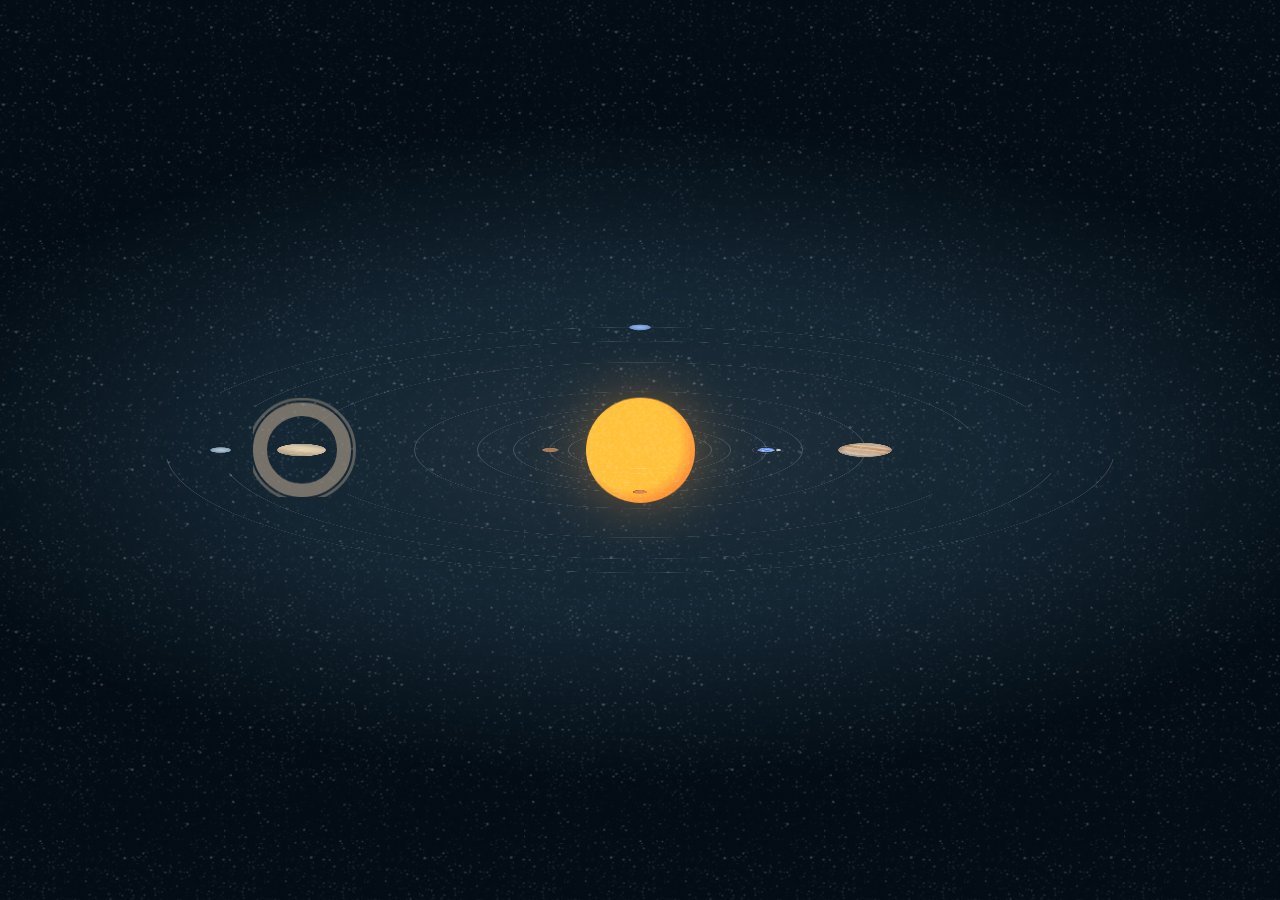
<file: TataSurya/index.html>
<!DOCTYPE html>
<html lang="en">
  
  <head>
    <meta charset="utf-8">
    <meta http-equiv="X-UA-Compatible" content="IE=Edge;chrome=1">
    <meta name="viewport" content="width=device-width, initial-scale=1.0, user-scalable = no">
    <meta name="apple-mobile-web-app-capable" content="yes">
    <meta name="apple-mobile-web-app-status-bar-style" content="black">
    <title dir="ltr">Simulasi Tata Surya</title>
    <link rel="stylesheet" type="text/css" media="screen" href="css/styles.css">
  </head>
  <body class="opening hide-UI view-2D zoom-large data-close controls-close">
    <div id="navbar">
      <a id="toggle-data" href="#data"><i class="icon-data"></i>Data</a>
      <h1>SIMULASI TATA SURYA</h1>
      <a id="toggle-controls" href="#controls"><i class="icon-controls"></i>Alat</a>
    </div>
    <div id="data">
      <a class="sun" title="sun" href="#sunspeed">Matahari</a>
      <a class="mercury" title="mercury" href="#mercuryspeed">Merkurius</a>
      <a class="venus" title="venus" href="#venusspeed">Venus</a>
      <a class="earth active" title="earth" href="#earthspeed">Bumi</a>
      <a class="mars" title="mars" href="#marsspeed">Mars</a>
      <a class="jupiter" title="jupiter" href="#jupiterspeed">Jupiter</a>
      <a class="saturn" title="saturn" href="#saturnspeed">Saturnus</a>
      <a class="uranus" title="uranus" href="#uranusspeed">Uranus</a>
      <a class="neptune" title="neptune" href="#neptunespeed">Neptunus</a>
    </div>
    <div id="controls">
      <label class="set-view">
        <input type="checkbox">
      </label>
      <label class="set-zoom">
        <input type="checkbox">
      </label>
      <label>
        <input type="radio" class="set-speed" name="scale" checked>
        <span>Kecepatan</span>
      </label>
      <label>
        <input type="radio" class="set-size" name="scale">
        <span>Ukuran</span>
      </label>
      <label>
        <input type="radio" class="set-distance" name="scale">
        <span>Jarak</span>
      </label>
    </div>
    <div id="universe" class="scale-stretched">
      <div id="galaxy">
        <div id="solar-system" class="earth">
          <div id="mercury" class="orbit">
            <div class="pos">
              <div class="planet">
                <dl class="infos">
                  <dt>Merkurius</dt>
                  <dd><span></span></dd>
                </dl>
              </div>
            </div>
          </div>
          <div id="venus" class="orbit">
            <div class="pos">
              <div class="planet">
                <dl class="infos">
                  <dt>Venus</dt>
                  <dd><span></span></dd>
                </dl>
              </div>
            </div>
          </div>
          <div id="earth" class="orbit">
            <div class="pos">
              <div class="orbit">
                <div class="pos">
                  <div class="moon"></div>
                </div>
              </div>
              <div class="planet">
                <dl class="infos">
                  <dt>Bumi</dt>
                  <dd><span></span></dd>
                </dl>
              </div>
            </div>
          </div>
          <div id="mars" class="orbit">
            <div class="pos">
              <div class="planet">
                <dl class="infos">
                  <dt>Mars</dt>
                  <dd><span></span></dd>
                </dl>
              </div>
            </div>
          </div>
          <div id="jupiter" class="orbit">
            <div class="pos">
              <div class="planet">
                <dl class="infos">
                  <dt>Jupiter</dt>
                  <dd><span></span></dd>
                </dl>
              </div>
            </div>
          </div>
          <div id="saturn" class="orbit">
            <div class="pos">
              <div class="planet">
                <div class="ring"></div>
                <dl class="infos">
                  <dt>Saturnus</dt>
                  <dd><span></span></dd>
                </dl>
              </div>
            </div>
          </div>
          <div id="uranus" class="orbit">
            <div class="pos">
              <div class="planet">
                <dl class="infos">
                  <dt>Uranus</dt>
                  <dd><span></span></dd>
                </dl>
              </div>
            </div>
          </div>
          <div id="neptune" class="orbit">
            <div class="pos">
              <div class="planet">
                <dl class="infos">
                  <dt>Neptunus</dt>
                  <dd><span></span></dd>
                </dl>
              </div>
            </div>
          </div>
          <div id="sun">
            <dl class="infos">
              <dt>Matahari</dt>
              <dd><span></span></dd>
            </dl>
          </div>
        </div>
      </div>
    </div>
    <script src="//ajax.googleapis.com/ajax/libs/jquery/1.8.1/jquery.min.js"></script>
    <script type="text/javascript">
    if (typeof jQuery == 'undefined') { 
      document.write(unescape("%3Cscript src='js/jquery.min.js' type='text/javascript'%3E%3C/script%3E"));
    }
    </script>
    <script src="js/prefixfree.min.js"></script>
    <script src="js/scripts.min.js"></script>
  </body>
  
</html>
</file>
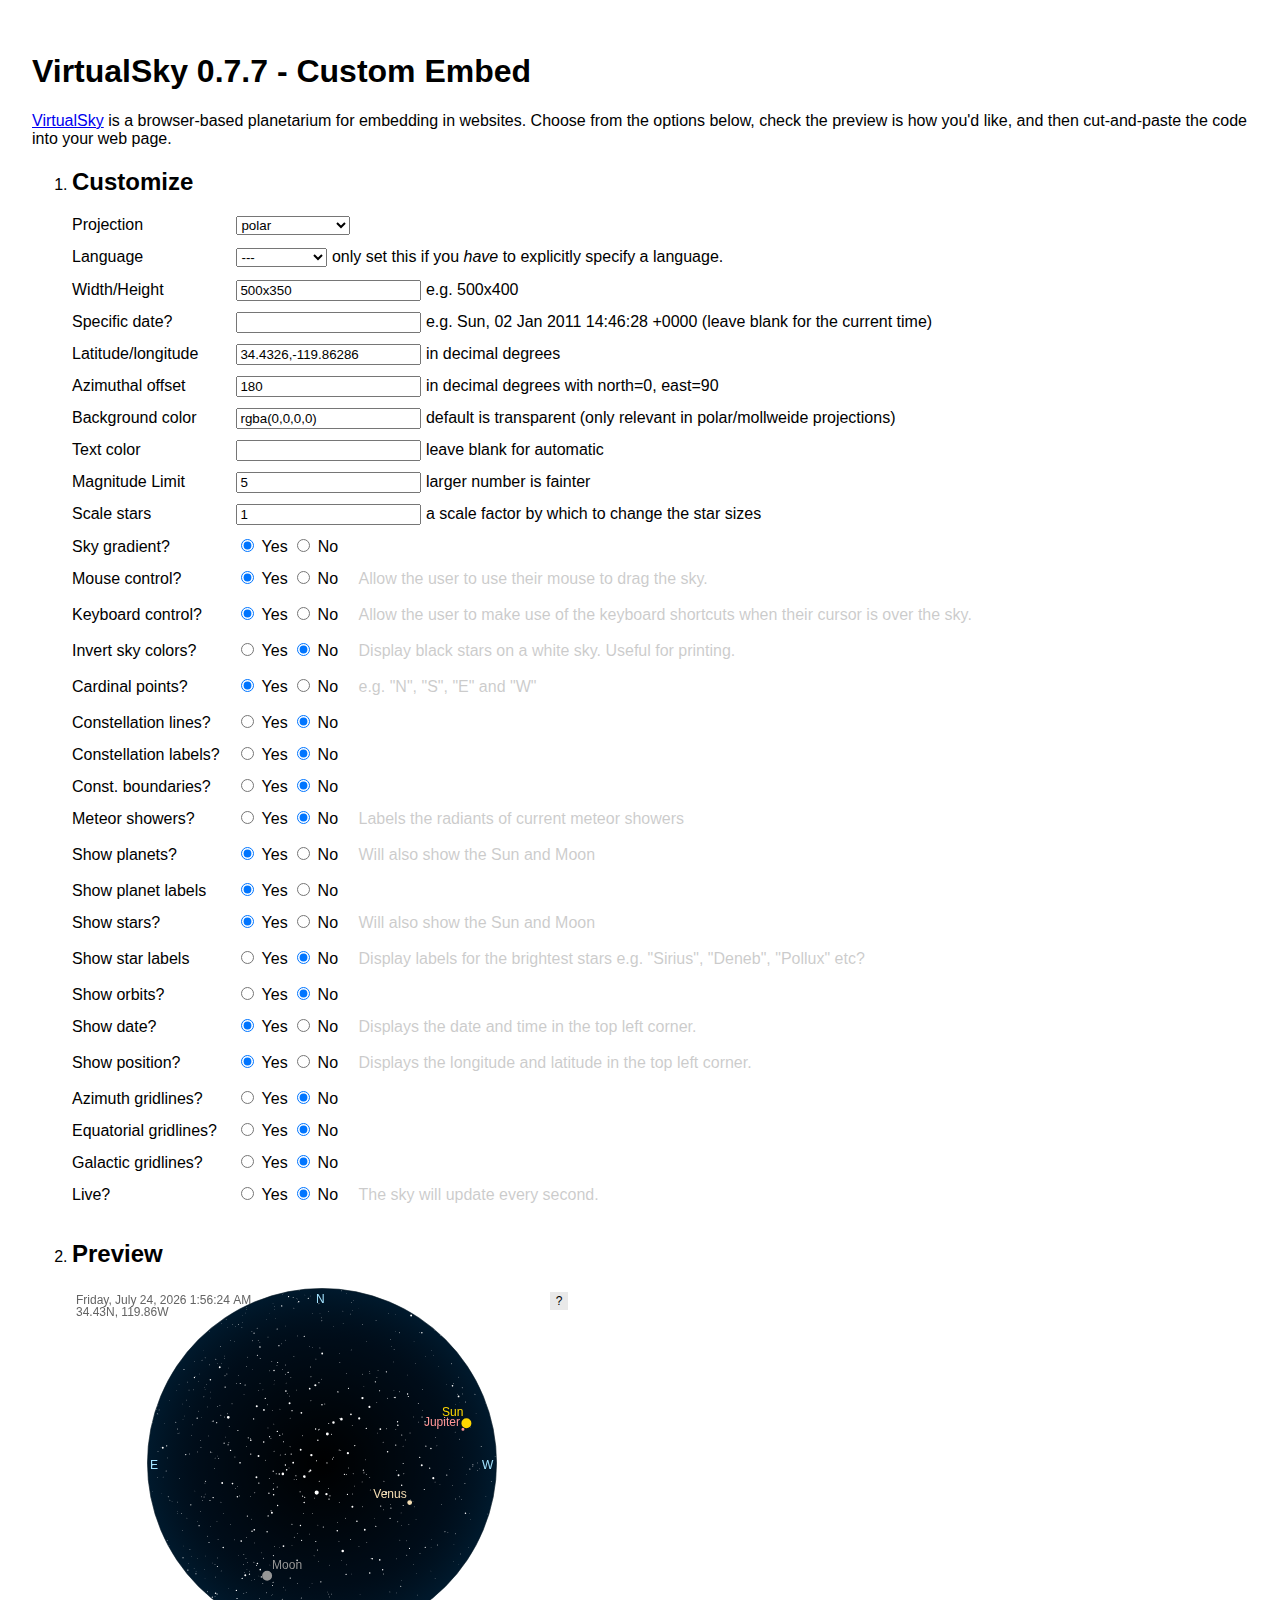
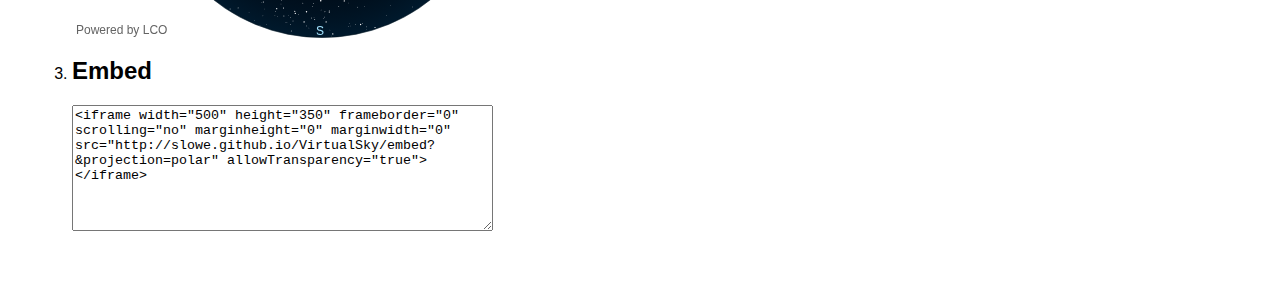
<file: SkyMap/custom.html>
<!DOCTYPE html>
<html>
<head>
	<title>VirtualSky Custom Embed</title>
	<!--
		Virtual Sky <canvas> application
		(c) 2010-2012 Stuart Lowe (Las Cumbras Observatory Global Telescope)
	-->
	<style>
	body {
		background: #fff;
		font-family: 'Trebuchet MS',Tahoma,Helvetica,Verdana,sans-serif;
		color: black;
		padding: 2em;
		margin: 0px;
	}
	li.options .i {
		clear: both;
		min-height: 2em;
	}
	li.options .p {
		display: inline-block;
		width: 10em;
	}
	li.options .o {
		display: inline-block;
		margin-right: 16px;
	}
	li.options .h {
		margin-bottom: 1em;
		display: inline-block;
		opacity: 0.2;
		filter: alpha(20);
	}
	li.options .i:hover .h {
		opacity: 0.7;
		filter: alpha(70);
	}
	</style>
	<script src="stuquery.min.js"></script>
	<script src="virtualsky.js" type="text/javascript"></script>

	<script>
		var planetarium;
		S(document).ready(function(){
			skydefault = S.virtualsky();
			planetarium = S.virtualsky({id:'preview',width:500,height:350});
			planetarium.draw();
			update();
			S('.version').html(planetarium.version)
		});
		var changedtime = false;
		function update(el) {
			property = (el) ? el.name : "";
			value = (el) ? el.value : "";

			if(property == 'projection') planetarium.selectProjection(value);
			if(property == 'mouse') planetarium.mouse = (value == "true") ? true : false;
			if(property == 'keyboard') planetarium.keyboard = (value == "true") ? true : false;
			if(property == 'gradient') planetarium.gradient = (value == "true") ? true : false;
			if(property == 'negative') planetarium.negative = (value == "true") ? true : false;
			if(property == 'cardinalpoints') planetarium.cardinalpoints = (value == "true") ? true : false;
			if(property == 'constellations') planetarium.constellation.lines = (value == "true") ? true : false;
			if(property == 'constellationlabels') planetarium.constellation.labels = (value == "true") ? true : false;
			if(property == 'constellationboundaries') planetarium.constellation.boundaries = (value == "true") ? true : false;
			if(property == 'meteorshowers') planetarium.meteorshowers = (value == "true") ? true : false;
			if(property == 'showstars') planetarium.showstars = (value == "true") ? true : false;
			if(property == 'showstarlabels') planetarium.showstarlabels = (value == "true") ? true : false;
			if(property == 'showplanets') planetarium.showplanets = (value == "true") ? true : false;
			if(property == 'showplanetlabels') planetarium.showplanetlabels = (value == "true") ? true : false;
			if(property == 'showorbits') planetarium.showorbits = (value == "true") ? true : false;
			if(property == 'showdate') planetarium.showdate = (value == "true") ? true : false;
			if(property == 'showposition') planetarium.showposition = (value == "true") ? true : false;
			if(property == 'gridlines_az') planetarium.grid.az = (value == "true") ? true : false;
			if(property == 'gridlines_eq') planetarium.grid.eq = (value == "true") ? true : false;
			if(property == 'gridlines_gal') planetarium.grid.gal = (value == "true") ? true : false;
			if(property == 'clock'){
				if(value){
					planetarium.clock = new Date(value);
					changedtime = true;
				}else{
					planetarium.clock = new Date();
					changedtime = false;
				}
			}
			if(property == 'dimensions'){
				dim = value.split('x');
				if(dim.length == 2){
					planetarium.resize(dim[0],dim[1]);
					el = document.getElementById(planetarium.id);
					S('#'+planetarium.id).css({'height':planetarium.tall+'px','width':planetarium.wide+'px'})
				}
			}
			el = document.getElementById('dimensions');
			el.value = planetarium.wide+'x'+planetarium.tall;
			var langcode = planetarium.langcode;
			if(property == 'position') planetarium.setGeo(value);
			if(property == 'background') planetarium.background = value;
			if(property == 'color') planetarium.color = value;
			if(property == 'magnitude') planetarium.magnitude = parseFloat(value);
			if(property == 'scalestars') planetarium.scalestars = parseFloat(value);
			if(property == 'lang'){ langcode = value; planetarium.loadLanguage(value); }

			if(property == 'az_off') planetarium.az_off = value;
			el = document.getElementById('az_off');
			el.value = ((planetarium.az_off+180)%360);

			el = document.getElementById('position');
			el.value = planetarium.latitude.deg+','+planetarium.longitude.deg;

			planetarium.updateColours();
			planetarium.draw();
			planetarium.setClock(0);


			if(property == 'live') planetarium.liveSky();

			var str = "<iframe width=\""+planetarium.wide+"\" height=\""+planetarium.tall+"\" frameborder=\"0\" scrolling=\"no\" marginheight=\"0\" marginwidth=\"0\" src=\"";
			var uri = "http://slowe.github.io/VirtualSky/embed?";
			if(skydefault.longitude.deg != planetarium.longitude.deg) uri += "longitude="+planetarium.longitude.deg;
			if(skydefault.latitude.deg != planetarium.latitude.deg) uri += "&latitude="+planetarium.latitude.deg;
			if(skydefault.gradient != planetarium.gradient) uri += "&gradient="+planetarium.gradient;
			if(skydefault.projection != planetarium.projection) uri += "&projection="+planetarium.projection.id;
			if(skydefault.negative != planetarium.negative) uri += "&negative="+planetarium.negative;
			if(skydefault.mouse != planetarium.mouse) uri += "&mouse="+planetarium.mouse;
			if(skydefault.keyboard != planetarium.keyboard) uri += "&keyboard="+planetarium.keyboard;
			if(skydefault.cardinalpoints != planetarium.cardinalpoints) uri += "&cardinalpoints="+planetarium.cardinalpoints;
			if(skydefault.constellation.lines != planetarium.constellation.lines) uri += "&constellations="+planetarium.constellation.lines;
			if(skydefault.constellation.labels != planetarium.constellation.labels) uri += "&constellationlabels="+planetarium.constellation.labels;
			if(skydefault.constellation.boundaries != planetarium.constellation.boundaries) uri += "&constellationboundaries="+planetarium.constellation.boundaries;
			if(skydefault.meteorshowers != planetarium.meteorshowers) uri += "&meteorshowers="+planetarium.meteorshowers;
			if(skydefault.showstars != planetarium.showstars) uri += "&showstars="+planetarium.showstars;
			if(skydefault.showstarlabels != planetarium.showstarlabels) uri += "&showstarlabels="+planetarium.showstarlabels;
			if(skydefault.scalestars != planetarium.scalestars) uri += "&scalestars="+planetarium.scalestars;
			if(skydefault.showplanets != planetarium.showplanets) uri += "&showplanets="+planetarium.showplanets;
			if(skydefault.showplanetlabels != planetarium.showplanetlabels) uri += "&showplanetlabels="+planetarium.showplanetlabels;
			if(skydefault.showorbits != planetarium.showorbits) uri += "&showorbits="+planetarium.showorbits;
			if(skydefault.showdate != planetarium.showdate) uri += "&showdate="+planetarium.showdate;
			if(skydefault.showposition != planetarium.showposition) uri += "&showposition="+planetarium.showposition;
			if(skydefault.grid.az != planetarium.grid.az) uri += "&gridlines_az="+planetarium.grid.az;
			if(skydefault.grid.eq != planetarium.grid.eq) uri += "&gridlines_eq="+planetarium.grid.eq;
			if(skydefault.grid.gal != planetarium.grid.gal) uri += "&gridlines_gal="+planetarium.grid.gal;
			if(skydefault.background != planetarium.background) uri += "&background="+planetarium.background;
			if(skydefault.color != planetarium.color) uri += "&color="+planetarium.color;
			if(skydefault.magnitude != planetarium.magnitude) uri += "&magnitude="+planetarium.magnitude;
			if(skydefault.islive != planetarium.islive) uri += "&live="+planetarium.islive;
			if(skydefault.az_off != planetarium.az_off) uri += "&az="+((planetarium.az_off+180)%360);
			if(skydefault.langcode != langcode) uri += "&lang="+langcode;
			if(changedtime) uri += "&clock="+planetarium.clock;
			str += encodeURI(uri);
			str += "\" allowTransparency=\"true\"></iframe>";
			el = document.getElementById('embedcode');
			el.value = str
		}
	</script>
</head>
<body>

<h1>VirtualSky <span class="version">v</span> - Custom Embed</h1>
<p><a href="https://slowe.github.io/VirtualSky/">VirtualSky</a> is a browser-based planetarium for embedding in websites. Choose from the options below, check the preview is how you'd like, and then cut-and-paste the code into your web page.</p>
<form>
<ol>
	<li class="options">

		<h2>Customize</h2>
		<div class="i">
			<label class="p" for="projection">Projection</label>
			<div class="o">
				<select name="projection" id="projection" onChange="update(this)">
					<option selected>polar</option>
					<option>stereo</option>
					<option>lambert</option>
					<option>equirectangular</option>
					<option>mollweide</option>
					<option>planechart</option>
				</select>
			</div>
		</div>
		<div class="i">
			<label class="p" for="lang">Language</label>
			<div class="o">
				<select name="lang" id="lang" onChange="update(this)">
					<option value="" selected>---</option>
					<option value="ar">&#1575;&#1604;&#1593;&#1585;&#1576;&#1610;&#1577;</option>
					<option value="cs">Čeština</option>
					<option value="de">Deutsch</option>
					<option value="en">English</option>
					<option value="es">Espa&#241;ol</option>
					<option value="fr">Fran&#231;ais</option>
					<option value="gl">Galego</option>
					<option value="it">Italiano</option>
					<option value="nl">Nederlands</option>
					<option value="pl">Polski</option>
					<option value="pt">Portugu&#234;s</option>
				</select> only set this if you <em>have</em> to explicitly specify a language.
			</div>
		</div>
		<div class="i">
			<label class="p" for="dimensions">Width/Height</label>
			<div class="o">
			<input type="text" name="dimensions" id="dimensions" value="" onChange="update(this)" /> e.g. 500x400
			</div>
		</div>
		<div class="i">
			<label class="p" for="clock">Specific date?</label>
			<div class="o">
			<input type="text" name="clock" id="clock" value="" onChange="update(this)" /> e.g. Sun, 02 Jan 2011 14:46:28 +0000 (leave blank for the current time)
			</div>
		</div>

		<div class="i">
			<label class="p" for="position">Latitude/longitude</label>
			<div class="o">
			<input type="text" name="position" id="position" value="" onChange="update(this)" /> in decimal degrees
			</div>
		</div>

		<div class="i">
			<div class="p">Azimuthal offset</div>
			<div class="o">
			<input type="text" name="az_off" id="az_off" value="" onChange="update(this)" /> in decimal degrees with north=0, east=90
			</div>

		</div>

		<div class="i">
			<label class="p" for="background">Background color</label>
			<div class="o">
			<input type="text" name="background" id="background" value="rgba(0,0,0,0)" onChange="update(this)" /> default is transparent (only relevant in polar/mollweide projections)
			</div>
		</div>

		<div class="i">
			<label for="color" class="p">Text color</label>
			<div class="o">
			<input type="text" name="color" id="color" value="" onChange="update(this)" /> leave blank for automatic
			</div>
		</div>

		<div class="i">

			<label class="p" for="magnitude">Magnitude Limit</label>
			<div class="o">
			<input type="text" name="magnitude" id="magnitude" value="5" onChange="update(this)" /> larger number is fainter
			</div>
		</div>

		<div class="i">
			<label for="scalestars" class="p">Scale stars</label>
			<div class="o">
				<input type="text" name="scalestars" id="scalestars" value="1" onChange="update(this)" /> a scale factor by which to change the star sizes
			</div>
		</div>

		<div class="i">
			<div class="p">Sky gradient?</div>

			<div class="o">
			<input type="radio" name="gradient" id="gradient-yes" value="true" onChange="update(this)" checked /> <label for="gradient-yes">Yes</label>
			<input type="radio" name="gradient" id="gradient-no" value="false" onChange="update(this)" /> <label for="gradient-no">No</label>
			</div>
		</div>

		<div class="i">
			<div class="p">Mouse control?</div>
			<div class="o">

			<input type="radio" name="mouse" value="true" onChange="update(this)" checked /> Yes
			<input type="radio" name="mouse" value="false" onChange="update(this)" /> No
			</div>
			<div class="h">Allow the user to use their mouse to drag the sky.</div>
		</div>

		<div class="i">
			<div class="p">Keyboard control?</div>
			<div class="o">
			<input type="radio" name="keyboard" value="true" onChange="update(this)" checked /> Yes
			<input type="radio" name="keyboard" value="false" onChange="update(this)" /> No
			</div>
			<div class="h">Allow the user to make use of the keyboard shortcuts when their cursor is over the sky.</div>
		</div>

		<div class="i">
			<div class="p">Invert sky colors?</div>
			<div class="o">
			<input type="radio" name="negative" value="true" onChange="update(this)" /> Yes
			<input type="radio" name="negative" value="false" onChange="update(this)" checked /> No
			</div>
			<div class="h">Display black stars on a white sky. Useful for printing.</div>
		</div>

		<div class="i">
			<div class="p">Cardinal points?</div>
			<div class="o">
			<input type="radio" name="cardinalpoints" value="true" onChange="update(this)" checked /> Yes
			<input type="radio" name="cardinalpoints" value="false" onChange="update(this)" /> No
			</div>
			<div class="h">e.g. "N", "S", "E" and "W"</div>
		</div>

		<div class="i">
			<div class="p">Constellation lines?</div>
			<div class="o">
			<input type="radio" name="constellations" value="true" onChange="update(this)" /> Yes
			<input type="radio" name="constellations" value="false" onChange="update(this)" checked /> No
			</div>
		</div>

		<div class="i">

			<div class="p">Constellation labels?</div>
			<div class="o">
			<input type="radio" name="constellationlabels" value="true" onChange="update(this)" /> Yes
			<input type="radio" name="constellationlabels" value="false" onChange="update(this)" checked /> No
			</div>
		</div>

		<div class="i">

			<div class="p">Const. boundaries?</div>
			<div class="o">
			<input type="radio" name="constellationboundaries" value="true" onChange="update(this)" /> Yes
			<input type="radio" name="constellationboundaries" value="false" onChange="update(this)" checked /> No
			</div>
		</div>

		<div class="i">
			<div class="p">Meteor showers?</div>

			<div class="o">
			<input type="radio" name="meteorshowers" value="true" onChange="update(this)" /> Yes
			<input type="radio" name="meteorshowers" value="false" onChange="update(this)" checked /> No
			</div>
			<div class="h">Labels the radiants of current meteor showers</div>
		</div>

		<div class="i">
			<div class="p">Show planets?</div>
			<div class="o">
				<input type="radio" name="showplanets" value="true" onChange="update(this)" checked /> Yes
				<input type="radio" name="showplanets" value="false" onChange="update(this)" /> No
			</div>
			<div class="h">Will also show the Sun and Moon</div>
		</div>

		<div class="i">
			<div class="p">Show planet labels</div>

			<div class="o">
			<input type="radio" name="showplanetlabels" value="true" onChange="update(this)" checked /> Yes
			<input type="radio" name="showplanetlabels" value="false" onChange="update(this)" /> No
			</div>

		</div>

		<div class="i">
			<div class="p">Show stars?</div>
			<div class="o">
				<input type="radio" name="showstars" value="true" onChange="update(this)" checked /> Yes
				<input type="radio" name="showstars" value="false" onChange="update(this)" /> No
			</div>
			<div class="h">Will also show the Sun and Moon</div>
		</div>
		<div class="i">
			<div class="p">Show star labels</div>

			<div class="o">
			<input type="radio" name="showstarlabels" value="true" onChange="update(this)" /> Yes
			<input type="radio" name="showstarlabels" value="false" onChange="update(this)" checked /> No
			</div>

			<div class="h">Display labels for the brightest stars e.g. "Sirius", "Deneb", "Pollux" etc?</div>
		</div>


		<div class="i">
			<div class="p">Show orbits?</div>

			<div class="o">
			<input type="radio" name="showorbits" value="true" onChange="update(this)" /> Yes
			<input type="radio" name="showorbits" value="false" onChange="update(this)" checked /> No
			</div>
		</div>

		<div class="i">
			<div class="p">Show date?</div>
			<div class="o">

			<input type="radio" name="showdate" value="true" onChange="update(this)" checked /> Yes
			<input type="radio" name="showdate" value="false" onChange="update(this)" /> No
			</div>
			<div class="h">Displays the date and time in the top left corner.</div>
		</div>

		<div class="i">
			<div class="p">Show position?</div>
			<div class="o">
			<input type="radio" name="showposition" value="true" onChange="update(this)" checked /> Yes
			<input type="radio" name="showposition" value="false" onChange="update(this)" /> No
			</div>
			<div class="h">Displays the longitude and latitude in the top left corner.</div>

		</div>

		<div class="i">
			<div class="p">Azimuth gridlines?</div>
			<div class="o">
			<input type="radio" name="gridlines_az" value="true" onChange="update(this)" /> Yes
			<input type="radio" name="gridlines_az" value="false" onChange="update(this)" checked /> No
			</div>
		</div>

		<div class="i">
			<div class="p">Equatorial gridlines?</div>
			<div class="o">
			<input type="radio" name="gridlines_eq" value="true" onChange="update(this)" /> Yes
			<input type="radio" name="gridlines_eq" value="false" onChange="update(this)" checked /> No
			</div>
		</div>

		<div class="i">
			<div class="p">Galactic gridlines?</div>
			<div class="o">
			<input type="radio" name="gridlines_gal" value="true" onChange="update(this)" /> Yes
			<input type="radio" name="gridlines_gal" value="false" onChange="update(this)" checked /> No
			</div>
		</div>

		<div class="i">
			<div class="p">Live?</div>
			<div class="o">
			<input type="radio" name="live" value="true" onChange="update(this)" /> Yes
			<input type="radio" name="live" value="false" onChange="update(this)" checked /> No
			</div>
			<div class="h">The sky will update every second.</div>
		</div>
	</li>

	<li>
		<h2>Preview</h2>
		<div id="preview"></div>
	</li>
	<li>
		<h2>Embed</h2>
		<textarea name="embed" id="embedcode" rows="8" cols="50" onFocus="this.select()"></textarea>

	</li>
</ol>
</form>

</body>
</html>
</file>
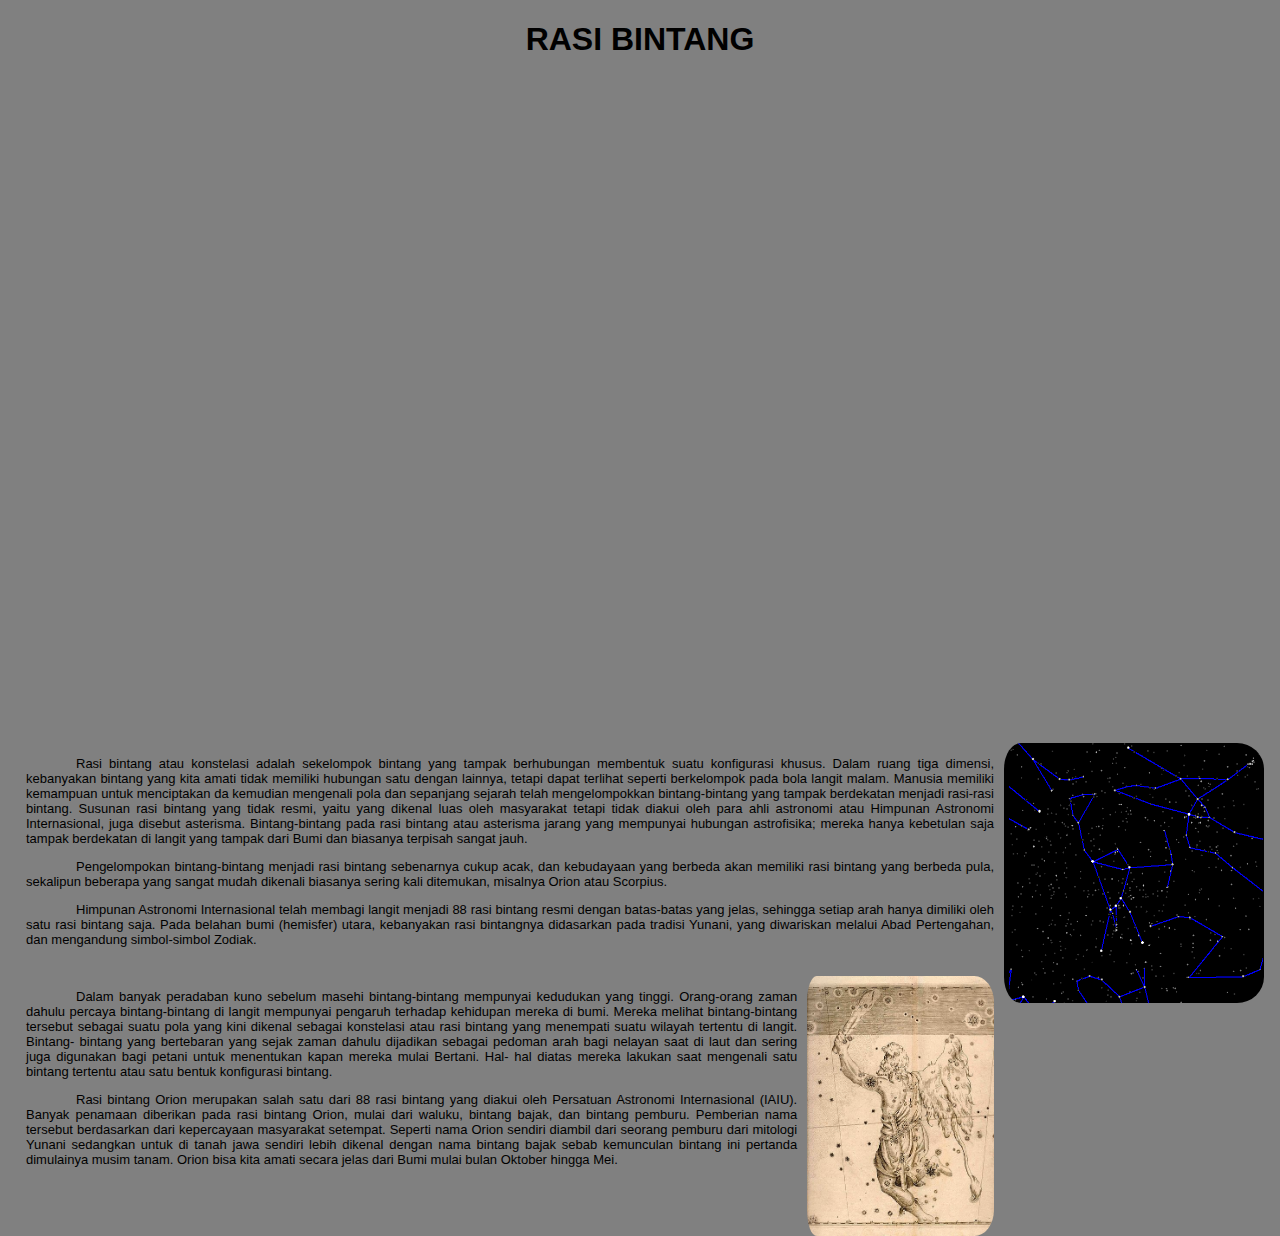
<file: SkyMap/embed.html>
<!DOCTYPE html>
<html>
<head>
	<link rel="stylesheet" href="starmap.css">
	<title>Virtual Sky</title>
	<meta name="viewport" content="width=device-width, initial-scale=1.0, maximum-scale=2.0, user-scalable=yes" />

</head>

<body>
	<h1>RASI BINTANG</h1>
<div class="container">
	<iframe width="1365" 
	height="655" 
	frameborder="0"  
	marginheight="0" 
	marginwidth="0" 
	src="http://slowe.github.io/VirtualSky/embed?longitude=112.4338&latitude=-7.4664&projection=stereo&constellations=true&constellationlabels=true&showstarlabels=true&az=262.25"
	allowTransparency="true"></iframe>
</div>

	<div>
		<div class="info">
			<img src="Orion.gif">
		<div class="text">
		<p>
			Rasi bintang atau konstelasi adalah sekelompok bintang yang tampak berhubungan membentuk suatu konfigurasi khusus. Dalam ruang tiga dimensi, kebanyakan bintang yang kita amati tidak memiliki hubungan satu dengan lainnya, tetapi dapat terlihat seperti berkelompok pada bola langit malam. Manusia memiliki kemampuan untuk menciptakan da kemudian mengenali pola dan sepanjang sejarah telah mengelompokkan bintang-bintang yang tampak berdekatan menjadi rasi-rasi bintang. Susunan rasi bintang yang tidak resmi, yaitu yang dikenal luas oleh masyarakat tetapi tidak diakui oleh para ahli astronomi atau Himpunan Astronomi Internasional, juga disebut asterisma. Bintang-bintang pada rasi bintang atau asterisma jarang yang mempunyai hubungan astrofisika; mereka hanya kebetulan saja tampak berdekatan di langit yang tampak dari Bumi dan biasanya terpisah sangat jauh.
		</p>
		<p>
			Pengelompokan bintang-bintang menjadi rasi bintang sebenarnya cukup acak, dan kebudayaan yang berbeda akan memiliki rasi bintang yang berbeda pula, sekalipun beberapa yang sangat mudah dikenali biasanya sering kali ditemukan, misalnya Orion atau Scorpius.
		</p>
		<p>
			Himpunan Astronomi Internasional telah membagi langit menjadi 88 rasi bintang resmi dengan batas-batas yang jelas, sehingga setiap arah hanya dimiliki oleh satu rasi bintang saja. Pada belahan bumi (hemisfer) utara, kebanyakan rasi bintangnya didasarkan pada tradisi Yunani, yang diwariskan melalui Abad Pertengahan, dan mengandung simbol-simbol Zodiak.
		</p>
		</div>
	</div>
	<div>
		<div class="info">
			<img src="Orion.jpg">
		<div class="text">
		<p>
			Dalam banyak peradaban kuno sebelum masehi bintang-bintang mempunyai kedudukan yang tinggi. Orang-orang zaman dahulu percaya bintang-bintang di langit mempunyai pengaruh terhadap kehidupan mereka di bumi. Mereka melihat bintang-bintang tersebut sebagai suatu pola yang kini dikenal sebagai konstelasi atau rasi bintang yang menempati suatu wilayah tertentu di langit. Bintang- bintang yang bertebaran yang sejak zaman dahulu dijadikan sebagai pedoman arah bagi nelayan saat di laut dan sering juga digunakan bagi petani untuk menentukan kapan mereka mulai Bertani. Hal- hal diatas mereka lakukan saat mengenali satu bintang tertentu atau satu bentuk konfigurasi bintang.
		</p>
		<p>
			Rasi bintang Orion merupakan salah satu dari 88 rasi bintang yang diakui oleh Persatuan Astronomi Internasional (IAIU). Banyak penamaan diberikan pada rasi bintang Orion, mulai dari waluku, bintang bajak, dan bintang pemburu. Pemberian nama tersebut berdasarkan dari kepercayaan masyarakat setempat. Seperti nama Orion sendiri diambil dari seorang pemburu dari mitologi Yunani sedangkan untuk di tanah jawa sendiri lebih dikenal dengan nama bintang bajak sebab kemunculan bintang ini pertanda dimulainya musim tanam. Orion bisa kita amati secara jelas dari Bumi mulai bulan Oktober hingga Mei.
		</p>
		</div>
	</div>
</body>
</html>
</file>
<file: PlanetKomposisi/css/planet.css>
:root {
  --mercury-image: url(https://s3-us-west-2.amazonaws.com/s.cdpn.io/332937/mercury2.jpg);
  --mercury-tilt: rotate(0.034deg);
  --mercury-day: 1407.6;
  --mercury-color: #999999;
  --venus-image: url(https://s3-us-west-2.amazonaws.com/s.cdpn.io/332937/venus2.jpg);
  --venus-tilt: rotate(177.3deg);
  --venus-day: 5832.5;
  --venus-color: #e8cda2;
  --earth-image: url(https://s3-us-west-2.amazonaws.com/s.cdpn.io/332937/earth.jpg);
  --earth-tilt: rotate(23.26deg);
  --earth-day: 23.9;
  --earth-color: #b3caff;
  --mars-image: url(https://s3-us-west-2.amazonaws.com/s.cdpn.io/332937/mars.jpg);
  --mars-tilt: rotate(25.2deg);
  --mars-day: 24.6;
  --mars-color: #c07158;
  --jupiter-image: url(https://s3-us-west-2.amazonaws.com/s.cdpn.io/332937/jupiter.jpg);
  --jupiter-tilt: rotate(3.1deg);
  --jupiter-day: 9.9;
  --jupiter-color: #c9b5a4;
  --saturn-image: url(https://s3-us-west-2.amazonaws.com/s.cdpn.io/332937/saturn.jpg);
  --saturn-tilt: rotate(26.7deg);
  --saturn-day: 10.7;
  --saturn-color: #f0e2c4;
  --uranus-image: url(https://s3-us-west-2.amazonaws.com/s.cdpn.io/332937/uranus2.jpg);
  --uranus-tilt: rotate(97.8deg);
  --uranus-day: 17.2;
  --uranus-color: #b8d8e1;
  --neptune-image: url(https://s3-us-west-2.amazonaws.com/s.cdpn.io/332937/neptune.jpg);
  --neptune-tilt: rotate(28.3deg);
  --neptune-day: 16.1;
  --neptune-color: #5e73bb;
  --pluto-image: url(https://s3-us-west-2.amazonaws.com/s.cdpn.io/332937/pluto.jpg);
  --pluto-tilt: rotate(122.5deg);
  --pluto-day: 153.3;
  --pluto-color: #c3b6aa;
  --sun-image: url(https://s3-us-west-2.amazonaws.com/s.cdpn.io/332937/sun.jpg);
  --sun-tilt: rotate(0deg);
  --sun-day: 600;
  --sun-color: #cc9f4c;
}

@keyframes planetRotate {
  0% {
    background-position: 0% center;
  }
  100% {
    background-position: -200% center;
  }
}

@font-face {
  font-family: "Major Mono Display";
  src: url("MajorMonoDisplay-Regular.ttf");
}

body {
  background: #000000;
  color: #fff;
  height: 100%;
  width: 100vw;
  margin: 10px 0 40px 0;
  align-items: center;
  justify-items: center;
  justify-content: center;
  font-family: "Major Mono Display";
  overflow-x: hidden;
  text-transform: lowercase;
}

p{
  text-align: justify;
  text-indent: 50px;
  font-size: small;
  display: block;
    margin-block-start: 1em;
    margin-block-end: 1em;
    margin-inline-start: 10px;
    margin-inline-end: 25px;
}

h1 {
  text-align: center;
  text-transform: lowercase;
}

.slide-container {
  display: flex;
  overflow-x: scroll;
  grid-template-columns: repeat(auto-fill, 190px);
  grid-template-rows: repeat(auto-fill, 400px);
  grid-gap: 30px;
  padding: 20px;
}

.card {
  display: flex;
  flex-direction: column;
  align-items: center;
  position: relative;
}
.card--mercury .planet__atmosphere {
  box-shadow: inset 10px 0px 12px -2px rgba(255, 255, 255, 0.2), inset -70px 0px 50px 0px black, -5px 0px 10px -4px var(--mercury-color);
}
.card--mercury .planet__surface {
  background-image: var(--mercury-image);
  transform: var(--mercury-tilt) scale(1.2);
  animation: planetRotate calc(var(--mercury-day)*.1s) linear infinite;
}
.card--mercury .card__planet::before {
  transform: var(--mercury-tilt) scale(1.2);
  border-color: var(--mercury-color);
  color: var(--mercury-color);
}
.card--mercury .tilt__icon {
  transform: var(--mercury-tilt);
  color: var(--mercury-color);
}
.card--venus .planet__atmosphere {
  box-shadow: inset 10px 0px 12px -2px rgba(255, 255, 255, 0.2), inset -70px 0px 50px 0px black, -5px 0px 10px -4px var(--venus-color);
}
.card--venus .planet__surface {
  background-image: var(--venus-image);
  transform: var(--venus-tilt) scale(1.2);
  animation: planetRotate calc(var(--venus-day)*.1s) linear infinite;
}
.card--venus .card__planet::before {
  transform: var(--venus-tilt) scale(1.2);
  border-color: var(--venus-color);
  color: var(--venus-color);
}
.card--venus .tilt__icon {
  transform: var(--venus-tilt);
  color: var(--venus-color);
}
.card--earth .planet__atmosphere {
  box-shadow: inset 10px 0px 12px -2px rgba(255, 255, 255, 0.2), inset -70px 0px 50px 0px black, -5px 0px 10px -4px var(--earth-color);
}
.card--earth .planet__surface {
  background-image: var(--earth-image);
  transform: var(--earth-tilt) scale(1.2);
  animation: planetRotate calc(var(--earth-day)*.1s) linear infinite;
}
.card--earth .card__planet::before {
  transform: var(--earth-tilt) scale(1.2);
  border-color: var(--earth-color);
  color: var(--earth-color);
}
.card--earth .tilt__icon {
  transform: var(--earth-tilt);
  color: var(--earth-color);
}
.card--mars .planet__atmosphere {
  box-shadow: inset 10px 0px 12px -2px rgba(255, 255, 255, 0.2), inset -70px 0px 50px 0px black, -5px 0px 10px -4px var(--mars-color);
}
.card--mars .planet__surface {
  background-image: var(--mars-image);
  transform: var(--mars-tilt) scale(1.2);
  animation: planetRotate calc(var(--mars-day)*.1s) linear infinite;
}
.card--mars .card__planet::before {
  transform: var(--mars-tilt) scale(1.2);
  border-color: var(--mars-color);
  color: var(--mars-color);
}
.card--mars .tilt__icon {
  transform: var(--mars-tilt);
  color: var(--mars-color);
}
.card--jupiter .planet__atmosphere {
  box-shadow: inset 10px 0px 12px -2px rgba(255, 255, 255, 0.2), inset -70px 0px 50px 0px black, -5px 0px 10px -4px var(--jupiter-color);
}
.card--jupiter .planet__surface {
  background-image: var(--jupiter-image);
  transform: var(--jupiter-tilt) scale(1.2);
  animation: planetRotate calc(var(--jupiter-day)*.1s) linear infinite;
}
.card--jupiter .card__planet::before {
  transform: var(--jupiter-tilt) scale(1.2);
  border-color: var(--jupiter-color);
  color: var(--jupiter-color);
}
.card--jupiter .tilt__icon {
  transform: var(--jupiter-tilt);
  color: var(--jupiter-color);
}
.card--saturn .planet__atmosphere {
  box-shadow: inset 10px 0px 12px -2px rgba(255, 255, 255, 0.2), inset -70px 0px 50px 0px black, -5px 0px 10px -4px var(--saturn-color);
}
.card--saturn .planet__surface {
  background-image: var(--saturn-image);
  transform: var(--saturn-tilt) scale(1.2);
  animation: planetRotate calc(var(--saturn-day)*.1s) linear infinite;
}
.card--saturn .card__planet::before {
  transform: var(--saturn-tilt) scale(1.2);
  border-color: var(--saturn-color);
  color: var(--saturn-color);
}
.card--saturn .tilt__icon {
  transform: var(--saturn-tilt);
  color: var(--saturn-color);
}
.card--uranus .planet__atmosphere {
  box-shadow: inset 10px 0px 12px -2px rgba(255, 255, 255, 0.2), inset -70px 0px 50px 0px black, -5px 0px 10px -4px var(--uranus-color);
}
.card--uranus .planet__surface {
  background-image: var(--uranus-image);
  transform: var(--uranus-tilt) scale(1.2);
  animation: planetRotate calc(var(--uranus-day)*.1s) linear infinite;
}
.card--uranus .card__planet::before {
  transform: var(--uranus-tilt) scale(1.2);
  border-color: var(--uranus-color);
  color: var(--uranus-color);
}
.card--uranus .tilt__icon {
  transform: var(--uranus-tilt);
  color: var(--uranus-color);
}
.card--neptune .planet__atmosphere {
  box-shadow: inset 10px 0px 12px -2px rgba(255, 255, 255, 0.2), inset -70px 0px 50px 0px black, -5px 0px 10px -4px var(--neptune-color);
}
.card--neptune .planet__surface {
  background-image: var(--neptune-image);
  transform: var(--neptune-tilt) scale(1.2);
  animation: planetRotate calc(var(--neptune-day)*.1s) linear infinite;
}
.card--neptune .card__planet::before {
  transform: var(--neptune-tilt) scale(1.2);
  border-color: var(--neptune-color);
  color: var(--neptune-color);
}
.card--neptune .tilt__icon {
  transform: var(--neptune-tilt);
  color: var(--neptune-color);
}
.card--pluto .planet__atmosphere {
  box-shadow: inset 10px 0px 12px -2px rgba(255, 255, 255, 0.2), inset -70px 0px 50px 0px black, -5px 0px 10px -4px var(--pluto-color);
}
.card--pluto .planet__surface {
  background-image: var(--pluto-image);
  transform: var(--pluto-tilt) scale(1.2);
  animation: planetRotate calc(var(--pluto-day)*.1s) linear infinite;
}
.card--pluto .card__planet::before {
  transform: var(--pluto-tilt) scale(1.2);
  border-color: var(--pluto-color);
  color: var(--pluto-color);
}
.card--pluto .tilt__icon {
  transform: var(--pluto-tilt);
  color: var(--pluto-color);
}
.card--sun .planet__atmosphere {
  box-shadow: inset 10px 0px 12px -2px rgba(255, 255, 255, 0.2), inset -70px 0px 50px 0px black, -5px 0px 10px -4px var(--sun-color);
}
.card--sun .planet__surface {
  background-image: var(--sun-image);
  transform: var(--sun-tilt) scale(1.2);
  animation: planetRotate calc(var(--sun-day)*.1s) linear infinite;
}
.card--sun .card__planet::before {
  transform: var(--sun-tilt) scale(1.2);
  border-color: var(--sun-color);
  color: var(--sun-color);
}
.card--sun .tilt__icon {
  transform: var(--sun-tilt);
  color: var(--sun-color);
}

.card__planet::before {
  content: "";
  position: absolute;
  height: 190px;
  z-index: -2;
  left: 50%;
  top: 0%;
  border-left: 1px dashed rgba(255, 255, 255, 0.25);
}

.planet__atmosphere {
  height: 190px;
  width: 190px;
  position: relative;
  background: radial-gradient(circle at 30% 50%, rgba(255, 255, 255, 0.3) 0%, rgba(255, 255, 255, 0) 65%);
  border-radius: 100px;
  overflow: hidden;
}
.planet__surface {
  position: absolute;
  height: 100%;
  width: 100%;
  z-index: -1;
  background-size: cover;
}

.card--sun .planet__atmosphere {
  box-shadow: 0px 0px 10px 0px var(--sun-color), 0px 0px 1000px -2px var(--sun-color);
}

.card__info {
  width: 100%;
}

.info__title {
  text-align: center;
  font-size: 28px;
}
.info__form {
  display: flex;
  flex-direction: column;
  justify-content: space-between;
}
.info__item {
  display: flex;
  align-items: flex-end;
  margin-bottom: 5px;
  font-size: 14px;
}
.info__item .tilt__icon {
  margin: 0 5px;
}
.info__label {
  font-size: 11px;
}
.info__line {
  flex: 1;
  margin: 0 5px;
  border-bottom: 1px dashed rgba(255, 255, 255, 0.3);
}
</file>
<file: QuizInteraktif/style.css>
body {
  font-family: 'Segoe UI', Tahoma, Geneva, Verdana, sans-serif;
  background-color: #f4f4f4;
  margin: 0;
  padding: 0;
}

.quiz-container {
  max-width: 600px;
  margin: 50px auto;
  padding: 20px;
  background-color: #fff;
  border: 1px solid #ddd;
  border-radius: 10px;
  box-shadow: 0 0 10px rgba(0, 0, 0, 0.1);
}

h1 {
  color: #000000;
  text-align: center;
}

button {
  padding: 10px 20px;
  background-color: #007BFF;
  color: #fff;
  border: none;
  border-radius: 5px;
  cursor: pointer;
  margin-top: 10px;
  transition: background-color 0.3s ease;
}

button:hover {
  background-color: #0056b3;
}

#pilihan-container {
  display: flex;
  flex-direction: column;
  align-items: center;
}

label {
  display: block;
  margin: 10px 0;
  padding: 10px;
  background-color: #ddd;
  border-radius: 5px;
  cursor: pointer;
  transition: background-color 0.3s ease;
}

label:hover {
  background-color: #ccc;
}

#submit-jawaban {
  margin-top: 20px;
}

#hasil-quiz, #ranking {
  display: none;
  margin-top: 20px;
}

#ranking-list {
  padding: 0;
  list-style: none;
}

#ranking-list li {
  margin-bottom: 10px;
}

#simpan-skor {
  background-color: #28a745;
}

#simpan-skor:hover {
  background-color: #218838;
}
</file>
<file: TataSurya/css/styles.css>
@import url(http://fonts.googleapis.com/css?family=Open+Sans:400,300);

html, body, div, span, applet, object, iframe, h1, h2, h3, h4, h5, h6, p, blockquote, pre, a, abbr, acronym, address, big, cite, code, del, dfn, em, img, ins, kbd, q, s, samp, small, strike, strong, sub, sup, tt, var, b, u, i, center, dl, dt, dd, ol, ul, li, fieldset, form, label, legend, table, caption, tbody, tfoot, thead, tr, th, td, article, aside, canvas, details, embed, figure, figcaption, footer, header, hgroup, menu, nav, output, ruby, section, summary, time, mark, audio, video {
  border: 0;
  font-size: 100%;
  font: inherit;
  vertical-align: baseline;
  margin: 0;
  padding: 0; }

article, aside, details, figcaption, figure, footer, header, hgroup, menu, nav, section {
  display: block; }

body {
  line-height: 1; }

ol, ul {
  list-style: none; }

blockquote, q {
  quotes: none; }

blockquote:before, blockquote:after, q:before, q:after {
  content: none; }

table {
  border-collapse: collapse;
  border-spacing: 0; }

* {
  -moz-box-sizing: border-box;
  box-sizing: border-box;
  box-sizing: border-box; }

body {
  font-size: 10px;
  font-family: 'Open Sans', sans-serif;
  font-weight: 300;
  background-color: #08090A; }

#universe {
  z-index: 1;
  position: absolute;
  overflow: hidden;
  width: 100%;
  height: 100%;
  background-position: center 40%;
  background-repeat: no-repeat;
  background-size: cover; }

#galaxy {
  position: relative;
  width: 100%;
  height: 100%;
  /*perspective: 4000;*/ }

#solar-system {
  position: absolute;
  width: 100%;
  height: 100%;
  transform-style: preserve-3d; }

.orbit {
  position: absolute;
  top: 50%;
  left: 50%;
  border: 1px solid rgba(255, 255, 255, 0.2);
  border-radius: 50%;
  transform-style: preserve-3d;
  animation-name: orbit;
  animation-iteration-count: infinite;
  animation-timing-function: linear; }

.orbit .orbit {
  animation-name: suborbit; }

.pos {
  position: absolute;
  top: 50%;
  width: 2em;
  height: 2em;
  margin-top: -1em;
  margin-left: -1em;
  transform-style: preserve-3d;
  animation-name: invert;
  animation-iteration-count: infinite;
  animation-timing-function: linear; }

#sun, .planet, #earth .moon {
  position: absolute;
  top: 50%;
  left: 50%;
  width: 1em;
  height: 1em;
  margin-top: -0.5em;
  margin-left: -0.5em;
  border-radius: 50%;
  transform-style: preserve-3d; }

#sun {
  background-color: #FB7209;
  background-repeat: no-repeat;
  background-size: cover;
  box-shadow: 0 0 60px rgba(255, 160, 60, 0.4); }

.planet {
  background-color: #202020;
  background-repeat: no-repeat;
  background-size: cover;
  animation-iteration-count: infinite;
  animation-timing-function: linear; }

.ring {
  position: absolute;
  top: 50%;
  left: 50%;
  border-radius: 50%; }

#saturn .ring {
  width: 2em;
  height: 2em;
  margin-top: -1em;
  margin-left: -1em;
  border: 0.3em solid rgba(160, 147, 130, 0.7);
  animation-iteration-count: infinite;
  animation-timing-function: linear; }

#saturn .ring:after {
  border-radius: 50%;
  position: absolute;
  content: '';
  top: 50%;
  left: 50%;
  width: 2.2em;
  height: 2.2em;
  margin-top: -1.1em;
  margin-left: -1.1em;
  border: 0.07em solid rgba(160, 147, 130, 0.5);
  box-sizing: border-box;
  box-sizing: border-box; }


#mercury {
  z-index: 10; }

#venus {
  z-index: 9; }

#earth {
  z-index: 8; }

#moon {
  z-index: 7; }

#mars {
  z-index: 6; }

#jupiter {
  z-index: 5; }

#saturn {
  z-index: 4; }

#uranus {
  z-index: 3; }

#neptune {
  z-index: 2; }

#sun {
  z-index: 1; }

@keyframes orbit {
  0% {
    transform: rotateZ(0deg); }

  100% {
    transform: rotateZ(-360deg); } }

@keyframes suborbit {
  0% {
    transform: rotateX(90deg) rotateZ(0deg); }

  100% {
    transform: rotateX(90deg) rotateZ(-360deg); } }

@keyframes invert {
  0% {
    transform: rotateX(-90deg) rotateY(360deg) rotateZ(0deg); }

  100% {
    transform: rotateX(-90deg) rotateY(0deg) rotateZ(0deg); } }


.view-3D .opening #sun,
.view-3D .opening .orbit,
.view-3D .opening .pos,
.view-3D .opening .planet,
.view-3D .opening .satelite,
.view-3D .opening .ring {
  transition-duration: 4s; }

#universe.opening #sun {
  box-shadow: 0 0 0 rgba(255, 160, 60, 0); }

.view-2D.zoom-large #sun {
  transform-style: flat; }

.view-2D.zoom-large .orbit {
  transform-style: flat; }

.view-2D #sun,
.view-2D .ring {
  transform: rotateX(0deg); }

.view-2D .planet,
.view-2D .moon {
  transform: rotateX(90deg); }

.view-3D.zoom-large #sun {
  transform-style: preserve-3d; }

.view-3D.zoom-large .orbit {
  transform-style: preserve-3d; }

.view-3D #solar-system {
  transform: rotateX(75deg); }

.view-3D #sun {
  transform: rotateX(-90deg); }

.view-3D .ring {
  transform: rotateX(90deg); }

.view-3D .planet,
.view-3D .moon {
  transform: rotateX(0deg); }

.zoom-large #solar-system {
  width: 100%; }

.zoom-large.view-2D .scale-stretched #solar-system {
  font-size: 26%; }

.zoom-large.view-3D .scale-stretched #solar-system {
  font-size: 62%; }

.zoom-large.view-2D .scale-d #solar-system {
  font-size: 22%; }

.zoom-large.view-3D .scale-d #solar-system {
  font-size: 48%; }

.zoom-large.view-2D .scale-s #solar-system {
  font-size: 7%; }

.zoom-large.view-3D .scale-s #solar-system {
  font-size: 14%; }


.zoom-close #solar-system {
  width: 200%;
  font-size: 100%; }

.zoom-close .scale-stretched #solar-system {
  margin-left: -100%; }

.zoom-close .scale-d #solar-system {
  margin-left: -106%; }

.zoom-close.view-2D .scale-d #solar-system {
  font-size: 84%; }

.zoom-close.view-3D .scale-d #solar-system {
  font-size: 84%; }

.zoom-close .scale-s #solar-system {
  margin-left: -145%; }

.zoom-close.view-2D .scale-s #solar-system {
  font-size: 40%; }

.zoom-close.view-3D .scale-s #solar-system {
  font-size: 40%; }

.zoom-close .orbit,
.zoom-close .pos,
.zoom-close .planet,
.zoom-close .satelite,
.zoom-close .ring {
  animation-play-state: paused!important;
  animation-duration: 0s!important;
  animation: none!important; }

.zoom-close.view-2D .planet,
.zoom-close.view-2D .moon {
  transform: rotateX(0deg); }

.zoom-close.view-3D .planet {
  transform: rotateX(-90deg); }

.zoom-close.view-3D .moon {
  transform: rotateX(90deg); }

.zoom-close .pos {
  left: 100%!important;
  top: 50%!important; }


#mercury .pos,
#mercury .planet,
#mercury.orbit {
  animation-duration: 2.89016s; }

#venus .pos,
#venus .planet,
#venus.orbit {
  animation-duration: 7.38237s; }

#earth .pos,
#earth .planet,
#earth.orbit {
  animation-duration: 12.00021s; }

#earth .orbit .pos,
#earth .orbit {
  animation-duration: 0.89764s; }

#mars .pos,
#mars .planet,
#mars.orbit {
  animation-duration: 22.57017s; }

#jupiter .pos,
#jupiter .planet,
#jupiter.orbit {
  animation-duration: 142.35138s; }

#saturn .pos,
#saturn .planet,
#saturn.orbit,
#saturn .ring {
  animation-duration: 353.36998s; }

#uranus .pos,
#uranus .planet,
#uranus.orbit {
  animation-duration: 1008.20215s; }

#neptune .pos,
#neptune .planet,
#neptune.orbit {
  animation-duration: 1977.49584s; }


.scale-stretched #sun {
  font-size: 24em; }

.scale-stretched #mercury .planet {
  font-size: 1.5em; }

.scale-stretched #venus .planet {
  font-size: 3.72em; }

.scale-stretched #earth .planet {
  font-size: 3.92em; }

.scale-stretched #earth .moon {
  font-size: 1.2em; }

.scale-stretched #mars .planet {
  font-size: 2.9em; }

.scale-stretched #jupiter .planet {
  font-size: 12em; }

.scale-stretched #saturn .planet {
  font-size: 10.8em; }

.scale-stretched #uranus .planet {
  font-size: 4.68em; }

.scale-stretched #neptune .planet {
  font-size: 4.9em; }


.scale-d #sun {
  font-size: 41.73048em; }

.scale-d #mercury .planet {
  font-size: 0.14634em; }

.scale-d #venus .planet {
  font-size: 0.36306em; }

.scale-d #earth .planet {
  font-size: 0.38226em; }

.scale-d #earth .moon {
  font-size: 0.08226em; }

.scale-d #mars .planet {
  font-size: 0.20334em; }

.scale-d #jupiter .planet {
  font-size: 4.19466em; }

.scale-d #saturn .planet {
  font-size: 3.49392em; }

.scale-d #uranus .planet {
  font-size: 1.52172em; }

.scale-d #neptune .planet {
  font-size: 1.47732em; }


.scale-s #sun {
  font-size: 417.3048em; }

.scale-s #mercury .planet {
  font-size: 1.4634em; }

.scale-s #venus .planet {
  font-size: 3.6306em; }

.scale-s #earth .planet {
  font-size: 3.8226em; }

.scale-s #earth .moon {
  font-size: 0.8226em; }

.scale-s #mars .planet {
  font-size: 2.0334em; }

.scale-s #jupiter .planet {
  font-size: 41.9466em; }

.scale-s #saturn .planet {
  font-size: 34.9392em; }

.scale-s #uranus .planet {
  font-size: 15.2172em; }

.scale-s #neptune .planet {
  font-size: 14.7732em; }

/* --------------------------------------------------------------------------- stretched orbits */
.scale-stretched #mercury.orbit {
  width: 32em;
  height: 32em;
  margin-top: -16em;
  margin-left: -16em; }

.scale-stretched #venus.orbit {
  width: 40em;
  height: 40em;
  margin-top: -20em;
  margin-left: -20em; }

.scale-stretched #earth.orbit {
  width: 56em;
  height: 56em;
  margin-top: -28em;
  margin-left: -28em; }

.scale-stretched #earth .orbit {
  width: 6em;
  height: 6em;
  margin-top: -3em;
  margin-left: -3em; }

.scale-stretched #mars.orbit {
  width: 72em;
  height: 72em;
  margin-top: -36em;
  margin-left: -36em; }

.scale-stretched #jupiter.orbit {
  width: 100em;
  height: 100em;
  margin-top: -50em;
  margin-left: -50em; }

.scale-stretched #saturn.orbit {
  width: 150em;
  height: 150em;
  margin-top: -75em;
  margin-left: -75em; }

.scale-stretched #uranus.orbit {
  width: 186em;
  height: 186em;
  margin-top: -93em;
  margin-left: -93em; }

.scale-stretched #neptune.orbit {
  width: 210em;
  height: 210em;
  margin-top: -105em;
  margin-left: -105em; }

/* --------------------------------------------------------------------------- scaled orbits */
/* --------------------------------------------------------------------------- distance scale orbits */
.scale-d #mercury.orbit {
  width: 44.74176em;
  height: 44.74176em;
  margin-top: -22.37088em;
  margin-left: -22.37088em; }

.scale-d #venus.orbit {
  width: 47.35737em;
  height: 47.35737em;
  margin-top: -23.67869em;
  margin-left: -23.67869em; }

.scale-d #earth.orbit {
  width: 49.50959em;
  height: 49.50959em;
  margin-top: -24.75479em;
  margin-left: -24.75479em; }

.scale-d #mars.orbit {
  width: 53.58356em;
  height: 53.58356em;
  margin-top: -26.79178em;
  margin-left: -26.79178em; }

.scale-d #jupiter.orbit {
  width: 82.2042em;
  height: 82.2042em;
  margin-top: -41.1021em;
  margin-left: -41.1021em; }

.scale-d #saturn.orbit {
  width: 115.91713em;
  height: 115.91713em;
  margin-top: -57.95857em;
  margin-left: -57.95857em; }

.scale-d #uranus.orbit {
  width: 191.00471em;
  height: 191.00471em;
  margin-top: -95.50235em;
  margin-left: -95.50235em; }

.scale-d #neptune.orbit {
  width: 275.64709em;
  height: 275.64709em;
  margin-top: -137.82355em;
  margin-left: -137.82355em; }

/* Moon */
.scale-d #earth .orbit {
  width: 1em;
  height: 1em;
  margin-top: -0.5em;
  margin-left: -0.5em; }


.scale-s #mercury.orbit {
  width: 441.3048em;
  height: 441.3048em;
  margin-top: -220.6524em;
  margin-left: -220.6524em; }

.scale-s #venus.orbit {
  width: 457.3048em;
  height: 457.3048em;
  margin-top: -228.6524em;
  margin-left: -228.6524em; }

.scale-s #earth.orbit {
  width: 473.3048em;
  height: 473.3048em;
  margin-top: -236.6524em;
  margin-left: -236.6524em; }

.scale-s #mars.orbit {
  width: 489.3048em;
  height: 489.3048em;
  margin-top: -244.6524em;
  margin-left: -244.6524em; }

.scale-s #jupiter.orbit {
  width: 561.3048em;
  height: 561.3048em;
  margin-top: -280.6524em;
  margin-left: -280.6524em; }

.scale-s #saturn.orbit {
  width: 705.3048em;
  height: 705.3048em;
  margin-top: -352.6524em;
  margin-left: -352.6524em; }

.scale-s #uranus.orbit {
  width: 817.3048em;
  height: 817.3048em;
  margin-top: -408.6524em;
  margin-left: -408.6524em; }

.scale-s #neptune.orbit {
  width: 881.3048em;
  height: 881.3048em;
  margin-top: -440.6524em;
  margin-left: -440.6524em; }

/* Moon */
.scale-s #earth .orbit {
  width: 1em;
  height: 1em;
  margin-top: -0.5em;
  margin-left: -0.5em; }


.set-speed dl.infos dd span:after {
  content: 'Kecepatan Orbit'; }

.set-speed #sun dl.infos dd:after {
  content: '0 km/h'; }

.set-speed #mercury dl.infos dd:after {
  content: '170,503 km/h'; }

.set-speed #venus dl.infos dd:after {
  content: '126,074 km/h'; }

.set-speed #earth dl.infos dd:after {
  content: '107,218 km/h'; }

.set-speed #mars dl.infos dd:after {
  content: '86,677 km/h'; }

.set-speed #jupiter dl.infos dd:after {
  content: '47,002 km/h'; }

.set-speed #saturn dl.infos dd:after {
  content: '34,701 km/h'; }

.set-speed #uranus dl.infos dd:after {
  content: '24,477 km/h'; }

.set-speed #neptune dl.infos dd:after {
  content: '19,566 km/h'; }


.set-size dl.infos dd span:after {
  content: 'LingKar Khatulistiwa'; }

.set-size #sun dl.infos dd:after {
  content: '4,370,005 km'; }

.set-size #mercury dl.infos dd:after {
  content: '15,329 km'; }

.set-size #venus dl.infos dd:after {
  content: '38,024 km'; }

.set-size #earth dl.infos dd:after {
  content: '40,030 km'; }

.set-size #mars dl.infos dd:after {
  content: '21,296 km'; }

.set-size #jupiter dl.infos dd:after {
  content: '439,263 km'; }

.set-size #saturn dl.infos dd:after {
  content: '365,882 km'; }

.set-size #uranus dl.infos dd:after {
  content: '159,354 km'; }

.set-size #neptune dl.infos dd:after {
  content: '154,704 km'; }


.set-distance dl.infos dd span:after {
  content: 'Dari Matahari'; }

.set-distance #sun dl.infos dd span:after {
  content: 'Dari Bumi'; }

.set-distance #sun dl.infos dd:after {
  content: '149,598,262 km'; }

.set-distance #mercury dl.infos dd:after {
  content: '57,909,227 km'; }

.set-distance #venus dl.infos dd:after {
  content: '108,209,475 km'; }

.set-distance #earth dl.infos dd:after {
  content: '149,598,262 km'; }

.set-distance #mars dl.infos dd:after {
  content: '227,943,824 km'; }

.set-distance #jupiter dl.infos dd:after {
  content: '778,340,821 km'; }

.set-distance #saturn dl.infos dd:after {
  content: '1,426,666,422 km'; }

.set-distance #uranus dl.infos dd:after {
  content: '2,870,658,186 km'; }

.set-distance #neptune dl.infos dd:after {
  content: '4,498,396,441 km'; }


#mercury .pos {
  left: 50%;
  top: -1%; }

#mercury .planet {
  animation-name: shadow-mercury; }

@keyframes shadow-mercury {
  0% {
    box-shadow: inset 0 0 1px rgba(0, 0, 0, 0.5);
    /* TOP */ }

  25% {
    box-shadow: inset 4px 0 2px rgba(0, 0, 0, 0.5);
    /* LEFT */ }

  50% {
    box-shadow: inset 13px -5px 4px rgba(0, 0, 0, 0.5);
    /* BOTTOM */ }

  50.01% {
    box-shadow: inset -13px -5px 4px rgba(0, 0, 0, 0.5);
    /* BOTTOM */ }

  75% {
    box-shadow: inset -4px 0 2px rgba(0, 0, 0, 0.5);
    /* RIGHT */ }

  100% {
    box-shadow: inset 0 0 1px rgba(0, 0, 0, 0.5);
    /* TOP */ } }

.scaled.view-2D #mercury .planet,
.scaled.view-3D #mercury .planet {
  box-shadow: inset -4px 0 2px rgba(0, 0, 0, 0.5);
  /* RIGHT */ }


#venus .pos {
  left: 0;
  top: 50%; }

#venus .planet {
  animation-name: shadow-venus; }

@keyframes shadow-venus {
  0% {
    box-shadow: inset 4px 0 2px rgba(0, 0, 0, 0.5);
    /* LEFT */ }

  25% {
    box-shadow: inset 22px -20px 10px rgba(0, 0, 0, 0.5);
    /* BOTTOM */ }

  25.5% {
    box-shadow: inset -22px -20px 10px rgba(0, 0, 0, 0.5);
    /* BOTTOM */ }

  50% {
    box-shadow: inset -4px 0 2px rgba(0, 0, 0, 0.5);
    /* RIGHT */ }

  75% {
    box-shadow: inset 0 0 1px rgba(0, 0, 0, 0.5);
    /* TOP */ }

  100% {
    box-shadow: inset 4px 0 2px rgba(0, 0, 0, 0.5);
    /* LEFT */ } }

.scaled.view-2D #venus .planet,
.scaled.view-3D #venus .planet {
  box-shadow: inset -4px 0 2px rgba(0, 0, 0, 0.5);
  /* RIGHT */ }


#earth .pos {
  left: 100%;
  top: 50%; }

#earth .planet {
  animation-name: shadow-earth; }

@keyframes shadow-earth {
  0% {
    box-shadow: inset -4px 0 2px rgba(0, 0, 0, 0.5);
    /* RIGHT */ }

  25% {
    box-shadow: inset 0 0 1px rgba(0, 0, 0, 0.5);
    /* TOP */ }

  50% {
    box-shadow: inset 4px 0 2px rgba(0, 0, 0, 0.5);
    /* LEFT */ }

  75% {
    box-shadow: inset 24px -20px 15px rgba(0, 0, 0, 0.5);
    /* BOTTOM */ }

  75.01% {
    box-shadow: inset -24px -20px 15px rgba(0, 0, 0, 0.5);
    /* BOTTOM */ }

  100% {
    box-shadow: inset -4px 0 2px rgba(0, 0, 0, 0.5);
    /* RIGHT */ } }

.scaled.view-2D #earth .planet,
.scaled.view-3D #earth .planet {
  box-shadow: inset -4px 0 2px rgba(0, 0, 0, 0.5);
  /* RIGHT */ }


#earth .orbit .pos {
  left: 100%;
  top: 50%; }


#mars .pos {
  left: 50%;
  top: 100%; }

#mars .planet {
  animation-name: shadow-mars; }

@keyframes shadow-mars {
  0% {
    box-shadow: inset -18px -10px 10px rgba(0, 0, 0, 0.5);
    /* BOTTOM */ }

  25% {
    box-shadow: inset -4px 0 2px rgba(0, 0, 0, 0.5);
    /* RIGHT */ }

  50% {
    box-shadow: inset 0 1px 1px rgba(0, 0, 0, 0.5);
    /* TOP */ }

  75% {
    box-shadow: inset 4px 0 2px rgba(0, 0, 0, 0.5);
    /* LEFT */ }

  99.99% {
    box-shadow: inset 18px -10px 10px rgba(0, 0, 0, 0.5);
    /* BOTTOM */ }

  100% {
    box-shadow: inset -18px -10px 10px rgba(0, 0, 0, 0.5);
    /* BOTTOM */ } }

.scaled.view-2D #mars .planet,
.scaled.view-3D #mars .planet {
  box-shadow: inset -4px 0 2px rgba(0, 0, 0, 0.5);
  /* RIGHT */ }


#jupiter .pos {
  left: 100%;
  top: 50%; }

#jupiter .planet {
  animation-name: shadow-jupiter; }

@keyframes shadow-jupiter {
  0% {
    box-shadow: inset -16px 0 5px rgba(0, 0, 0, 0.5);
    /* RIGHT */ }

  25% {
    box-shadow: inset 0 3px 2px rgba(0, 0, 0, 0.5);
    /* TOP */ }

  50% {
    box-shadow: inset 16px 0 5px rgba(0, 0, 0, 0.5);
    /* LEFT */ }

  75% {
    box-shadow: inset 94px -30px 40px rgba(0, 0, 0, 0.5);
    /* BOTTOM */ }

  75.01% {
    box-shadow: inset -94px -30px 40px rgba(0, 0, 0, 0.5);
    /* BOTTOM */ }

  100% {
    box-shadow: inset -16px 0 5px rgba(0, 0, 0, 0.5);
    /* RIGHT */ } }

.scaled.view-2D #jupiter .planet,
.scaled.view-3D #jupiter .planet {
  box-shadow: inset -16px 0 5px rgba(0, 0, 0, 0.5);
  /* RIGHT */ }


#saturn .pos {
  left: 0%;
  top: 50%; }

#saturn .planet {
  animation-name: shadow-saturn; }

@keyframes shadow-saturn {
  0% {
    box-shadow: inset 16px 0 5px rgba(0, 0, 0, 0.5);
    /* LEFT */ }

  25% {
    box-shadow: inset 80px -30px 50px rgba(0, 0, 0, 0.5);
    /* BOTTOM */ }

  25.01% {
    box-shadow: inset -94px -30px 40px rgba(0, 0, 0, 0.5);
    /* BOTTOM */ }

  50% {
    box-shadow: inset -16px 0 5px rgba(0, 0, 0, 0.5);
    /* RIGHT */ }

  75% {
    box-shadow: inset -2px 3px 2px rgba(0, 0, 0, 0.5);
    /* TOP */ }

  100% {
    box-shadow: inset 16px 0 5px rgba(0, 0, 0, 0.5);
    /* LEFT */ } }

.scaled.view-2D #saturn .planet,
.scaled.view-3D #saturn .planet {
  box-shadow: inset -16px 0 5px rgba(0, 0, 0, 0.5);
  /* RIGHT */ }


#uranus .pos {
  left: 0;
  top: 50%; }

#uranus .planet {
  animation-name: shadow-uranus; }

@keyframes shadow-uranus {
  0% {
    box-shadow: inset 8px 0 5px rgba(0, 0, 0, 0.5);
    /* LEFT */ }

  25% {
    box-shadow: inset 40px -15px 40px rgba(0, 0, 0, 0.5);
    /* BOTTOM */ }

  25.01% {
    box-shadow: inset -40px -15px 40px rgba(0, 0, 0, 0.5);
    /* BOTTOM */ }

  50% {
    box-shadow: inset -8px 0 5px rgba(0, 0, 0, 0.5);
    /* RIGHT */ }

  75% {
    box-shadow: inset 0 0 2px rgba(0, 0, 0, 0.5);
    /* TOP */ }

  100% {
    box-shadow: inset 8px 0 5px rgba(0, 0, 0, 0.5);
    /* LEFT */ } }

.scaled.view-2D #uranus .planet,
.scaled.view-3D #uranus .planet {
  box-shadow: inset -8px 0 5px rgba(0, 0, 0, 0.5);
  /* RIGHT */ }


#neptune .pos {
  left: 50%;
  top: 0; }

#neptune .planet {
  animation-name: shadow-neptune; }

@keyframes shadow-neptune {
  0% {
    box-shadow: inset 0 0 2px rgba(0, 0, 0, 0.5);
    /* TOP */ }

  25% {
    box-shadow: inset 12px 0 5px rgba(0, 0, 0, 0.5);
    /* LEFT */ }

  50% {
    box-shadow: inset 50px -15px 40px rgba(0, 0, 0, 0.5);
    /* BOTTOM */ }

  50.01% {
    box-shadow: inset -50px -15px 40px rgba(0, 0, 0, 0.5);
    /* BOTTOM */ }

  75% {
    box-shadow: inset -12px 0 5px rgba(0, 0, 0, 0.5);
    /* RIGHT */ }

  100% {
    box-shadow: inset 0 0 2px rgba(0, 0, 0, 0.5);
    /* TOP */ } }

.scaled.view-2D #neptune .planet,
.scaled.view-3D #neptune .planet {
  box-shadow: inset -12px 0 5px rgba(0, 0, 0, 0.5);
  /* RIGHT */ }


dl.infos {
  position: absolute;
  display: block;
  opacity: 0;
  width: 100%;
  height: 100%;
  margin-top: -90%;
  margin-left: 90%;
  padding-left: 100%;
  transform-origin: 100% 100%;
  transform-style: preserve-3d;
  transform: rotateX(90deg); }

dl.infos:before {
  position: absolute;
  content: '';
  width: 15px;
  height: 30px;
  left: 15px;
  bottom: 0;
  border-top: 1px solid white;
  border-left: 1px solid white;
  transform-style: preserve-3d;
  transform: skew(-45deg, 0deg);
  box-shadow: inset 1px 1px black; }

dl.infos dt {
  position: absolute;
  left: 50px;
  margin-bottom: 26px;
  bottom: 30px;
  color: #FFF;
  font-size: 14px;
  text-shadow: 1px 1px 2px black; }

dl.infos dd:after {
  position: absolute;
  left: 50px;
  bottom: 30px;
  width: 300px;
  color: #FFF;
  font-size: 22px;
  text-shadow: 1px 1px 2px black; }

dl.infos dd span:after {
  position: absolute;
  left: 50px;
  bottom: 14px;
  width: 300px;
  color: #FFF;
  font-size: 11px;
  text-shadow: 1px 1px 2px black; }

.sun #sun .infos,
.mercury #mercury .infos,
.venus #venus .infos,
.earth #earth .infos,
.mars #mars .infos,
.jupiter #jupiter .infos,
.saturn #saturn .infos,
.uranus #uranus .infos,
.neptune #neptune .infos {
  display: block;
  opacity: 1;
  transform: rotateX(0deg); }

.mercury #mercury.orbit,
.venus #venus.orbit,
.earth #earth.orbit,
.mars #mars.orbit,
.jupiter #jupiter.orbit,
.saturn #saturn.orbit,
.uranus #uranus.orbit,
.neptune #neptune.orbit {
  border: 1px solid rgba(255, 255, 255, 0.8); }

.hide-UI h1,
.hide-UI #data,
.hide-UI dl.infos,
.hide-UI #controls {
  opacity: 0!important;
  margin-top: -30px; }

.hide-UI #data {
  margin-bottom: -30px; }

.hide-UI .orbit {
  border: 1px solid rgba(255, 255, 255, 0.2) !important; }

h1 {
  width: 100%;
  font-weight: 600;
  font-size: 14px;
  text-align: center;
  color: rgba(255, 255, 255, 0.8); }

#navbar, #controls, #data {
  background: rgba(0, 0, 0, 0.4); }

#navbar {
  z-index: 99;
  position: absolute;
  top: 0;
  left: 0;
  padding: 16px;
  width: 100%;
  height: 48px; }

#navbar a, #data a, #controls label {
  color: rgba(255, 255, 255, 0.6);
  display: block;
  position: relative;
  text-decoration: none; }

#navbar a:hover, #data a:hover, #controls label:hover {
  color: #FFF; }

#data a.active {
  color: #0CF; }

#navbar a {
  position: absolute;
  top: 0;
  height: 48px;
  padding: 16px;
  font-size: 14px; }

#toggle-data {
  left: 0; }

#toggle-controls {
  right: 0; }

#data, #controls {
  z-index: 99;
  position: fixed;
  opacity: 1;
  top: 49px;
  padding: 16px; }

.data-close #data {
  left: -100%; }

.data-open #data {
  left: 0px; }

.controls-close #controls {
  right: -100%; }

.controls-open #controls {
  right: 0px; }

#data a {
  margin-bottom: 1px;
  padding: 6px 10px;
  font-size: 18px; }

#controls label {
  opacity: .6;
  height: 24px;
  margin-bottom: 28px; }

#controls label:hover {
  opacity: 1; }

#controls label:before {
  position: absolute;
  display: block;
  width: 20px;
  height: 20px;
  margin-top: 3px;
  text-align: center;
  color: #FFF;
  z-index: 99; }

#controls label span {
  display: block;
  margin-left: 36px;
  padding-top: 4px;
  font-size: 18px;
  color: #FFF; }

#controls input {
  display: block;
  appearance: none; }

#controls input[type="radio"]:before {
  content: '';
  display: block;
  position: absolute;
  width: 22px;
  height: 22px;
  border: 2px solid #FFF;
  border-radius: 16px; }

#controls input:checked[type="radio"]:after {
  content: '';
  display: block;
  top: 3px;
  margin-left: 3px;
  position: absolute;
  width: 20px;
  height: 20px;
  border-radius: 10px;
  background: #FFF;
  z-index: 99; }

#controls input[type="checkbox"]:before {
  content: '';
  display: block;
  position: absolute;
  width: 100px;
  height: 22px;
  border: 2px solid #FFF;
  border-radius: 16px; }

#controls input[type="checkbox"]:after {
  content: '';
  display: block;
  top: 3px;
  position: absolute;
  width: 20px;
  height: 20px;
  border-radius: 10px;
  background: #FFF;
  z-index: 99; }

#controls label.set-view:before {
  font: bold small-caps 11px/20px sans-serif; }

.view-3D #controls label.set-view:before {
  content: '2D';
  margin-left: 82px; }

.view-2D #controls label.set-view:before {
  content: '3D';
  margin-left: 7px; }

.view-3D #controls .set-view input:after {
  margin-left: 3px; }

.view-2D #controls .set-view input:after {
  margin-left: 81px; }

#controls label.set-zoom:before {
  font: normal small-caps 18px/14px sans-serif; }

.zoom-large #controls label.set-zoom:before {
  content: '+';
  margin-left: 82px; }

.zoom-close #controls label.set-zoom:before {
  content: '-';
  margin-left: 7px; }

.zoom-large #controls .set-zoom input:after {
  margin-left: 3px; }

.zoom-close #controls .set-zoom input:after {
  margin-left: 81px; }

/* --------------------------------------------------------------------------- transitions */
.pos {
  transition-property: top, left; }

#solar-system, .orbit,
.planet,
.satelite,
.ring {
  transition-property: width, height, top, left, margin-left, margin-top, webkit-transform; }

#sun, .icon {
  transition-property: width, height, webkit-transform; }

#solar-system,
#sun,
.orbit,
.pos,
.planet,
.satelite,
.ring,
.infos,
.icon {
  transition-duration: .8s;
  transition-timing-function: ease-in-out; }

#solar-system,
#sun,
.planet,
.satelite,
.ring {
  transition-delay: 0s; }

.pos {
  transition-delay: 1s; }

.opening #solar-system,
.opening #sun,
.opening .orbit,
.opening .pos,
.opening .planet,
.opening .satelite,
.opening .ring,
.opening .infos,
.opening h1,
.opening #data,
.opening dl.infos,
.opening #controls {
  transition-duration: 0s;
  transition-delay: 0s; }

.opening .pos {
  transition-delay: 0s; }

h1, #data, #controls {
  transition-property: opacity, margin;
  transition-duration: .8s;
  transition-timing-function: ease-in-out; }

h1 {
  transition-delay: .35s; }

#data {
  transition-delay: .7s; }

#controls {
  transition-delay: 1s; }

/* --------------------------------------------------------------------------- images */
body {
  background-image: url([data-uri]); }

#universe {
  background-image: url([data-uri]); }

#sun {
  background-image: url([data-uri]); }

#mercury .planet {
  background-image: url([data-uri]); }

#venus .planet {
  background-image: url([data-uri]); }

#earth .planet {
  background-image: url([data-uri]); }

#earth .moon {
  background-color: white; }

#mars .planet {
  background-image: url([data-uri]); }

#jupiter .planet {
  background-image: url([data-uri]); }

#saturn .planet {
  background-image: url([data-uri]); }

#uranus .planet {
  background-image: url([data-uri]); }

#neptune .planet {
  background-image: url([data-uri]); }


@media screen and (max-width: 299px) {
  #universe {
    font-size: 20%; } }
@media screen and (min-width: 300px) {
  #universe {
    font-size: 24%; } }
@media screen and (min-width: 500px) {
  #universe {
    font-size: 36%; } }
@media screen and (min-width: 600px) {
  #universe {
    font-size: 44%; } }
@media screen and (min-width: 760px) {
  #universe {
    font-size: 58%; } }
@media screen and (min-width: 1000px) {
  #universe {
    font-size: 73%; }

  #navbar, #controls, #data {
    background: transparent; }

  #navbar a {
    display: none; }

  h1 {
    font-size: 22px;
    margin-top: 8px; }

  #controls {
    padding-right: 32px;
    top: 12px; }

  #data {
    position: fixed;
    top: inherit;
    bottom: 0;
    width: 100%;
    text-align: center; }

  #data a {
    display: inline-block;
    text-align: center;
    font-size: 20px;
    padding: 15px 15px; }

  .data-open #data, .data-close #data {
    left: 0px; }

  .controls-open #controls, .controls-close #controls {
    right: 0px; } }
@media screen and (min-width: 1300px) {
  #universe {
    font-size: 100%; } }
@media screen and (min-width: 1600px) {
  .zoom-close .scale-d #solar-system {
    margin-left: -120%; } }
</file>
<file: SkyMap/starmap.css>
body {
    background: gray;
    font-family:Verdana, Geneva, Tahoma, sans-serif;
}

p{
    text-align: justify;
    text-indent: 50px;
    font-size: small;
    display: block;
      margin-block-start: 1em;
      margin-block-end: 1em;
      margin-inline-start: 10px;
      margin-inline-end: 25px;
  }

h1 {
    text-align: center;
}

.container {
    display: flex;

}

.info {
    margin: auto;
    width: auto;
    padding: 8px;
  }
  
img {
    float: right;
    width: auto;
    height: 260px;
    padding: 0 0 0 10px;
    border-radius: 10%;
}
</file>
